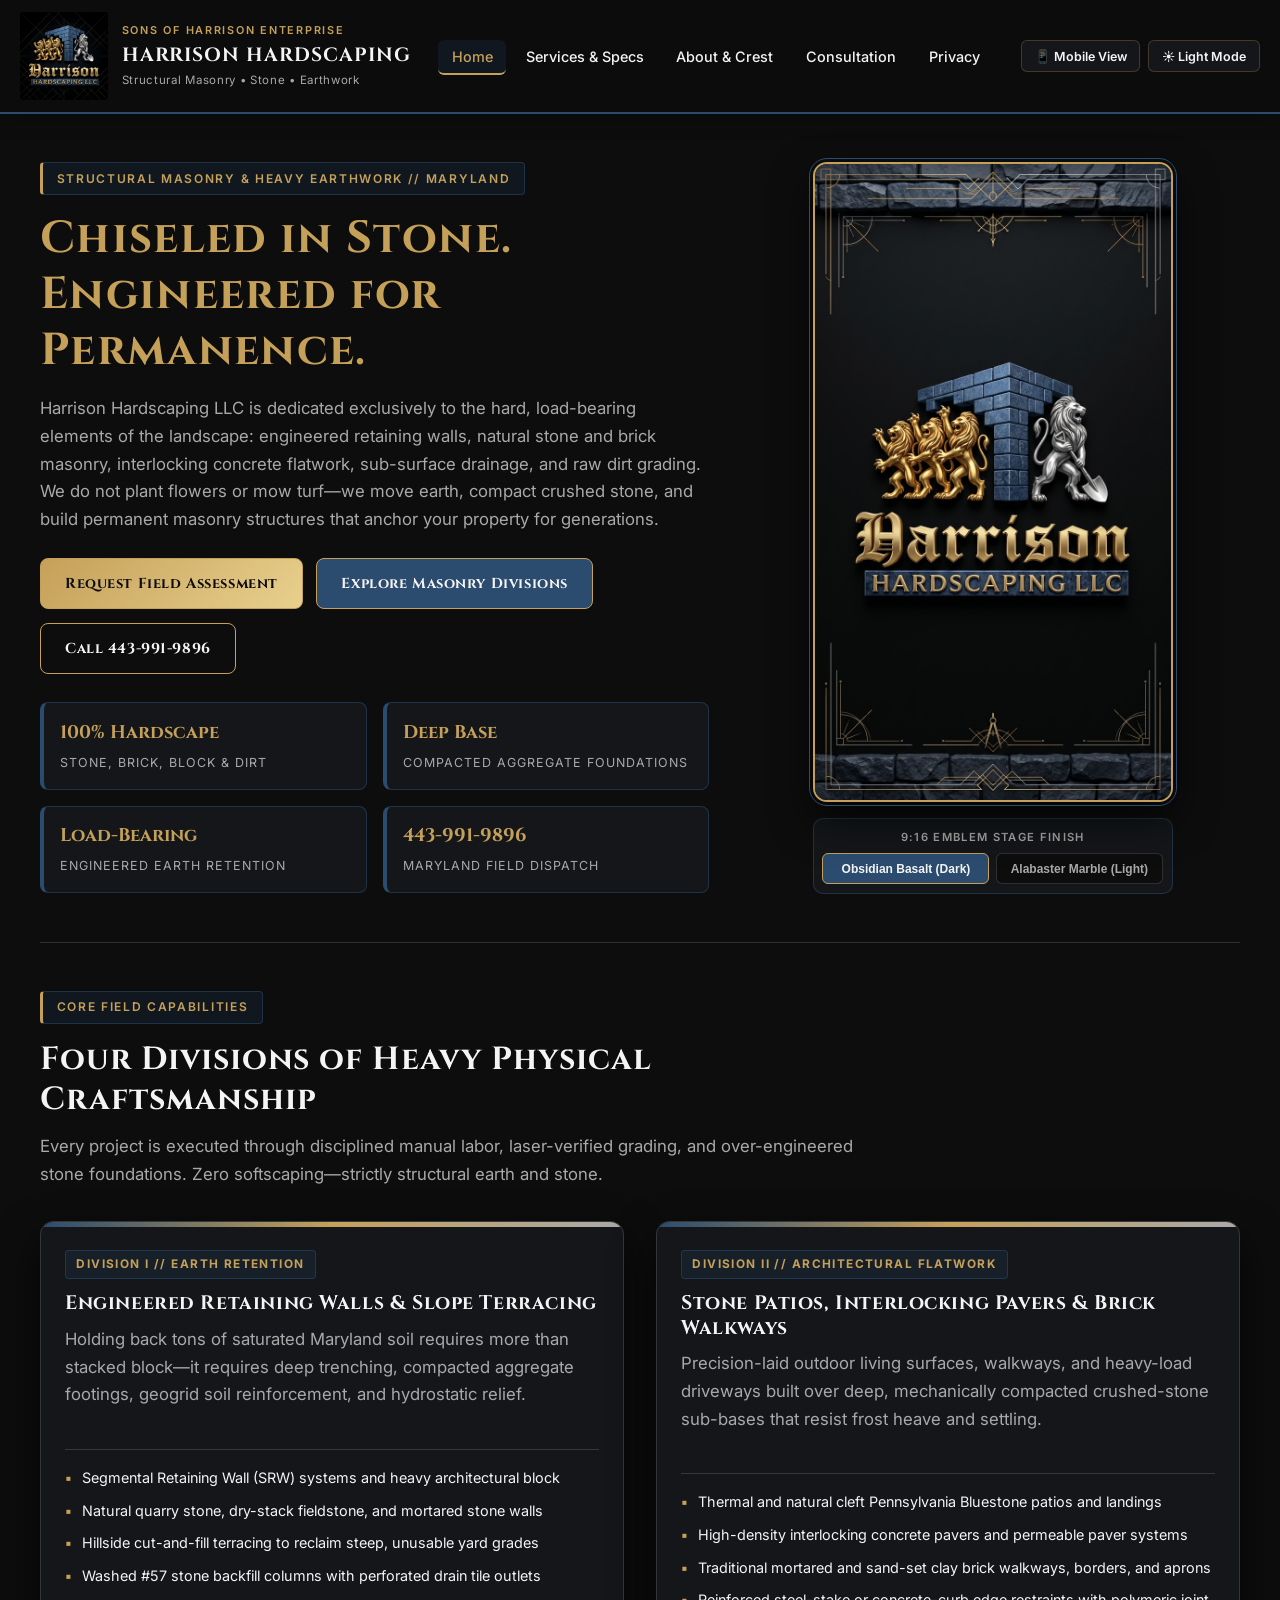
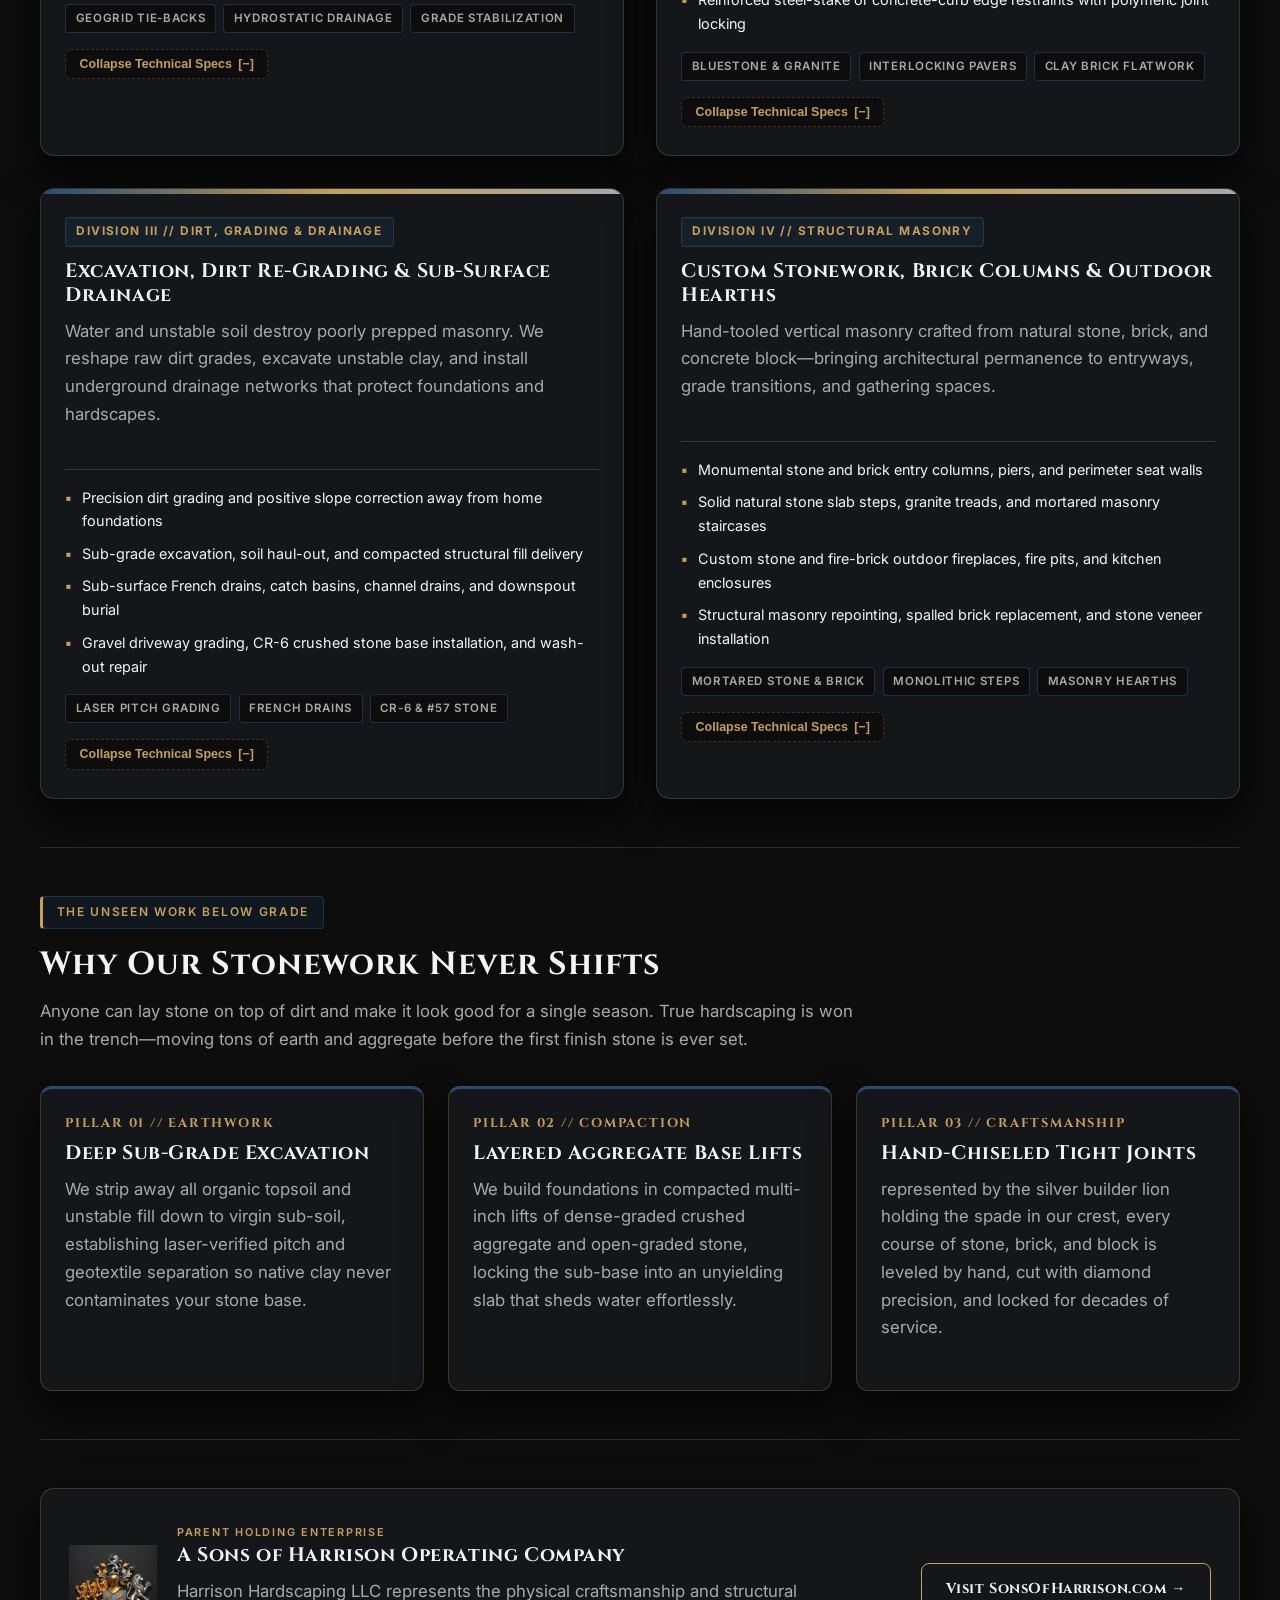
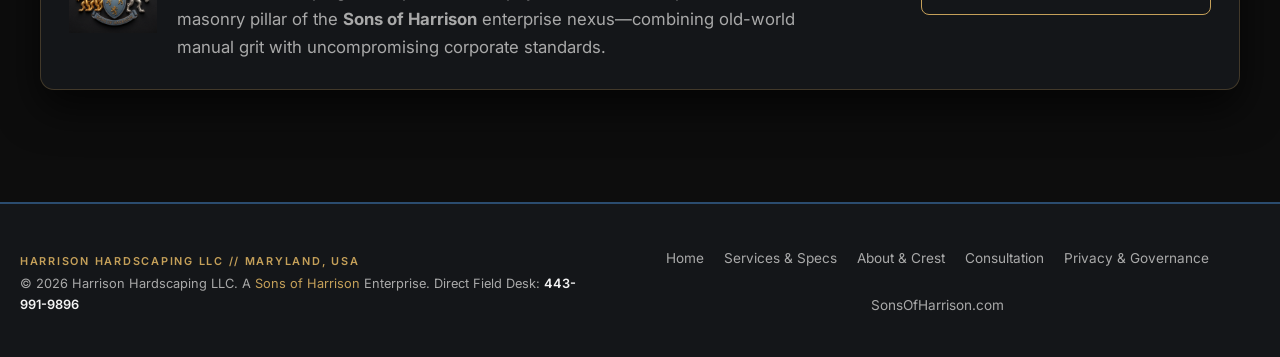
<file: index.html>
<!DOCTYPE html>
<html lang="en" data-theme="dark" data-crest="dark">
<head>
  <meta charset="UTF-8" />
  <meta name="viewport" content="width=device-width, initial-scale=1.0" />
  <title>Harrison Hardscaping LLC | Structural Masonry, Stone &amp; Earthwork | Maryland</title>
  <meta name="description" content="Harrison Hardscaping LLC delivers engineered retaining walls, natural stone and brick masonry, interlocking paver flatwork, and precision dirt grading across Maryland." />
  <link rel="icon" type="image/x-icon" href="favicon.ico" />
  <link rel="stylesheet" href="styles.css" />
  <script src="main.js" defer></script>
</head>
<body>

  <!-- STICKY EXECUTIVE HEADER -->
  <header class="site-header">
    <div class="header-inner">
      <a href="index.html" class="brand-identity" aria-label="Harrison Hardscaping LLC Home">
        <div class="asset-frame-1x1">
          <img
            src="Harrison_Hardscaping_Dark.jpg"
            alt="Harrison Hardscaping LLC Heraldic Crest"
            class="theme-brand-logo"
            data-brand="hardscaping"
            data-fallback-title="Harrison Hardscaping Crest"
            data-asset-status="1:1 CREST"
          />
        </div>
        <div class="brand-titles">
          <span class="brand-eyebrow">Sons of Harrison Enterprise</span>
          <span class="brand-name">HARRISON HARDSCAPING</span>
          <span class="brand-subtag">Structural Masonry &bull; Stone &bull; Earthwork</span>
        </div>
      </a>

      <nav aria-label="Primary Navigation">
        <ul class="nav-links">
          <li><a href="index.html" class="active">Home</a></li>
          <li><a href="services.html">Services &amp; Specs</a></li>
          <li><a href="about.html">About &amp; Crest</a></li>
          <li><a href="contact.html">Consultation</a></li>
          <li><a href="privacy.html">Privacy</a></li>
        </ul>
      </nav>

      <div class="header-controls">
        <button type="button" id="view-mode-toggle" class="control-btn" aria-pressed="false">
          📱 Mobile View
        </button>
        <button type="button" id="theme-toggle" class="control-btn" aria-label="Switch Site Theme">
          ☀️ Light Mode
        </button>
        <button type="button" class="mobile-menu-btn" aria-expanded="false" aria-label="Toggle Menu">
          ☰ MENU
        </button>
      </div>
    </div>
  </header>

  <!-- MAIN CONTENT CONTAINER -->
  <main class="main-container">

    <!-- 9:16 SPLIT-STAGE HERO SECTION -->
    <section class="hero-section">
      <div class="hero-copy-column">
        <span class="eyebrow-badge">Structural Masonry &amp; Heavy Earthwork // Maryland</span>
        <h1>Chiseled in Stone. Engineered for Permanence.</h1>
        <p class="lead-copy">
          Harrison Hardscaping LLC is dedicated exclusively to the hard, load-bearing elements of the landscape: engineered retaining walls, natural stone and brick masonry, interlocking concrete flatwork, sub-surface drainage, and raw dirt grading. We do not plant flowers or mow turf—we move earth, compact crushed stone, and build permanent masonry structures that anchor your property for generations.
        </p>

        <div class="cta-group">
          <a href="contact.html" class="btn-primary">Request Field Assessment</a>
          <a href="services.html" class="btn-slate">Explore Masonry Divisions</a>
          <a href="tel:4439919896" class="btn-secondary">Call 443-991-9896</a>
        </div>

        <div class="stat-grid">
          <div class="stat-box">
            <span class="stat-value">100% Hardscape</span>
            <span class="stat-label">Stone, Brick, Block &amp; Dirt</span>
          </div>
          <div class="stat-box">
            <span class="stat-value">Deep Base</span>
            <span class="stat-label">Compacted Aggregate Foundations</span>
          </div>
          <div class="stat-box">
            <span class="stat-value">Load-Bearing</span>
            <span class="stat-label">Engineered Earth Retention</span>
          </div>
          <div class="stat-box">
            <span class="stat-value">443-991-9896</span>
            <span class="stat-label">Maryland Field Dispatch</span>
          </div>
        </div>
      </div>

      <!-- 9:16 VERTICAL HERO STAGE -->
      <div class="hero-stage-column">
        <div class="asset-frame-9x16">
          <video
            class="crest-brand-video"
            src="Harrison_Hardscaping_Dark_9x16_Animated.mp4"
            poster="Harrison_Hardscaping_Dark_9x16.jpg"
            autoplay
            loop
            muted
            playsinline
          ></video>
        </div>

        <div class="crest-switcher-bar" role="group" aria-label="9:16 Emblem Finish Switcher">
          <span class="crest-switcher-label">9:16 Emblem Stage Finish</span>
          <div class="crest-switcher-pills">
            <button
              type="button"
              class="crest-switch-btn active"
              data-crest-target="dark"
              aria-pressed="true"
            >
              Obsidian Basalt (Dark)
            </button>
            <button
              type="button"
              class="crest-switch-btn"
              data-crest-target="light"
              aria-pressed="false"
            >
              Alabaster Marble (Light)
            </button>
          </div>
        </div>
      </div>
    </section>

    <!-- CORE HARDSCAPING & EARTHWORK DIVISIONS -->
    <section class="section-block">
      <div class="section-header">
        <span class="eyebrow-badge">Core Field Capabilities</span>
        <h2>Four Divisions of Heavy Physical Craftsmanship</h2>
        <p class="lead-copy">
          Every project is executed through disciplined manual labor, laser-verified grading, and over-engineered stone foundations. Zero softscaping—strictly structural earth and stone.
        </p>
      </div>

      <div class="brands-grid">

        <!-- DIVISION I -->
        <article class="brand-card" data-collapsible-card>
          <span class="brand-domain-tag">Division I // Earth Retention</span>
          <h3>Engineered Retaining Walls &amp; Slope Terracing</h3>
          <p class="lead-copy">
            Holding back tons of saturated Maryland soil requires more than stacked block—it requires deep trenching, compacted aggregate footings, geogrid soil reinforcement, and hydrostatic relief.
          </p>
          <div class="collapsible-content">
            <ul class="spec-list">
              <li>Segmental Retaining Wall (SRW) systems and heavy architectural block</li>
              <li>Natural quarry stone, dry-stack fieldstone, and mortared stone walls</li>
              <li>Hillside cut-and-fill terracing to reclaim steep, unusable yard grades</li>
              <li>Washed #57 stone backfill columns with perforated drain tile outlets</li>
            </ul>
            <div class="spec-tag-row">
              <span class="spec-tag">Geogrid Tie-Backs</span>
              <span class="spec-tag">Hydrostatic Drainage</span>
              <span class="spec-tag">Grade Stabilization</span>
            </div>
          </div>
          <button type="button" class="collapse-toggle-btn" aria-expanded="true">
            <span>Collapse Technical Specs</span> <span>[&minus;]</span>
          </button>
        </article>

        <!-- DIVISION II -->
        <article class="brand-card" data-collapsible-card>
          <span class="brand-domain-tag">Division II // Architectural Flatwork</span>
          <h3>Stone Patios, Interlocking Pavers &amp; Brick Walkways</h3>
          <p class="lead-copy">
            Precision-laid outdoor living surfaces, walkways, and heavy-load driveways built over deep, mechanically compacted crushed-stone sub-bases that resist frost heave and settling.
          </p>
          <div class="collapsible-content">
            <ul class="spec-list">
              <li>Thermal and natural cleft Pennsylvania Bluestone patios and landings</li>
              <li>High-density interlocking concrete pavers and permeable paver systems</li>
              <li>Traditional mortared and sand-set clay brick walkways, borders, and aprons</li>
              <li>Reinforced steel-stake or concrete-curb edge restraints with polymeric joint locking</li>
            </ul>
            <div class="spec-tag-row">
              <span class="spec-tag">Bluestone &amp; Granite</span>
              <span class="spec-tag">Interlocking Pavers</span>
              <span class="spec-tag">Clay Brick Flatwork</span>
            </div>
          </div>
          <button type="button" class="collapse-toggle-btn" aria-expanded="true">
            <span>Collapse Technical Specs</span> <span>[&minus;]</span>
          </button>
        </article>

        <!-- DIVISION III -->
        <article class="brand-card" data-collapsible-card>
          <span class="brand-domain-tag">Division III // Dirt, Grading &amp; Drainage</span>
          <h3>Excavation, Dirt Re-Grading &amp; Sub-Surface Drainage</h3>
          <p class="lead-copy">
            Water and unstable soil destroy poorly prepped masonry. We reshape raw dirt grades, excavate unstable clay, and install underground drainage networks that protect foundations and hardscapes.
          </p>
          <div class="collapsible-content">
            <ul class="spec-list">
              <li>Precision dirt grading and positive slope correction away from home foundations</li>
              <li>Sub-grade excavation, soil haul-out, and compacted structural fill delivery</li>
              <li>Sub-surface French drains, catch basins, channel drains, and downspout burial</li>
              <li>Gravel driveway grading, CR-6 crushed stone base installation, and wash-out repair</li>
            </ul>
            <div class="spec-tag-row">
              <span class="spec-tag">Laser Pitch Grading</span>
              <span class="spec-tag">French Drains</span>
              <span class="spec-tag">CR-6 &amp; #57 Stone</span>
            </div>
          </div>
          <button type="button" class="collapse-toggle-btn" aria-expanded="true">
            <span>Collapse Technical Specs</span> <span>[&minus;]</span>
          </button>
        </article>

        <!-- DIVISION IV -->
        <article class="brand-card" data-collapsible-card>
          <span class="brand-domain-tag">Division IV // Structural Masonry</span>
          <h3>Custom Stonework, Brick Columns &amp; Outdoor Hearths</h3>
          <p class="lead-copy">
            Hand-tooled vertical masonry crafted from natural stone, brick, and concrete block—bringing architectural permanence to entryways, grade transitions, and gathering spaces.
          </p>
          <div class="collapsible-content">
            <ul class="spec-list">
              <li>Monumental stone and brick entry columns, piers, and perimeter seat walls</li>
              <li>Solid natural stone slab steps, granite treads, and mortared masonry staircases</li>
              <li>Custom stone and fire-brick outdoor fireplaces, fire pits, and kitchen enclosures</li>
              <li>Structural masonry repointing, spalled brick replacement, and stone veneer installation</li>
            </ul>
            <div class="spec-tag-row">
              <span class="spec-tag">Mortared Stone &amp; Brick</span>
              <span class="spec-tag">Monolithic Steps</span>
              <span class="spec-tag">Masonry Hearths</span>
            </div>
          </div>
          <button type="button" class="collapse-toggle-btn" aria-expanded="true">
            <span>Collapse Technical Specs</span> <span>[&minus;]</span>
          </button>
        </article>

      </div>
    </section>

    <!-- THE FOUNDATION MANDATE (3 PILLARS) -->
    <section class="section-block">
      <div class="section-header">
        <span class="eyebrow-badge">The Unseen Work Below Grade</span>
        <h2>Why Our Stonework Never Shifts</h2>
        <p class="lead-copy">
          Anyone can lay stone on top of dirt and make it look good for a single season. True hardscaping is won in the trench—moving tons of earth and aggregate before the first finish stone is ever set.
        </p>
      </div>

      <div class="pillars-grid">
        <div class="pillar-card">
          <span class="pillar-number">PILLAR 01 // EARTHWORK</span>
          <h3>Deep Sub-Grade Excavation</h3>
          <p class="lead-copy">
            We strip away all organic topsoil and unstable fill down to virgin sub-soil, establishing laser-verified pitch and geotextile separation so native clay never contaminates your stone base.
          </p>
        </div>

        <div class="pillar-card">
          <span class="pillar-number">PILLAR 02 // COMPACTION</span>
          <h3>Layered Aggregate Base Lifts</h3>
          <p class="lead-copy">
            We build foundations in compacted multi-inch lifts of dense-graded crushed aggregate and open-graded stone, locking the sub-base into an unyielding slab that sheds water effortlessly.
          </p>
        </div>

        <div class="pillar-card">
          <span class="pillar-number">PILLAR 03 // CRAFTSMANSHIP</span>
          <h3>Hand-Chiseled Tight Joints</h3>
          <p class="lead-copy">
             represented by the silver builder lion holding the spade in our crest, every course of stone, brick, and block is leveled by hand, cut with diamond precision, and locked for decades of service.
          </p>
        </div>
      </div>
    </section>

    <!-- PARENT ENTERPRISE NEXUS BANNER -->
    <section class="section-block" style="border-bottom: none;">
      <div class="parent-nexus-banner">
        <div style="display: flex; align-items: center; gap: 1.25rem; flex-wrap: wrap;">
          <div class="asset-frame-1x1">
            <img
              src="Harrison_Sons_Dark.jpg"
              alt="Sons of Harrison Parent Enterprise Crest"
              class="theme-brand-logo"
              data-brand="sons"
              data-fallback-title="Sons of Harrison Crest"
              data-asset-status="HOLDING NEXUS"
            />
          </div>
          <div>
            <span class="brand-eyebrow">Parent Holding Enterprise</span>
            <h3>A Sons of Harrison Operating Company</h3>
            <p class="lead-copy" style="margin-bottom: 0; max-width: 640px;">
              Harrison Hardscaping LLC represents the physical craftsmanship and structural masonry pillar of the <strong>Sons of Harrison</strong> enterprise nexus—combining old-world manual grit with uncompromising corporate standards.
            </p>
          </div>
        </div>
        <div class="cta-group" style="margin-top: 0;">
          <a href="https://sonsofharrison.com" target="_blank" rel="noopener" class="btn-secondary">
            Visit SonsOfHarrison.com &rarr;
          </a>
        </div>
      </div>
    </section>

  </main>

  <!-- EXECUTIVE FOOTER -->
  <footer class="site-footer">
    <div class="footer-inner">
      <div>
        <span class="brand-eyebrow">Harrison Hardscaping LLC // Maryland, USA</span>
        <p class="footer-copy">
          &copy; 2026 Harrison Hardscaping LLC. A <a href="https://sonsofharrison.com" style="color: var(--gold); text-decoration: none;">Sons of Harrison</a> Enterprise. Direct Field Desk: <a href="tel:4439919896" style="color: var(--text-main); text-decoration: none; font-weight: 600;">443-991-9896</a>
        </p>
      </div>

      <ul class="footer-links">
        <li><a href="index.html">Home</a></li>
        <li><a href="services.html">Services &amp; Specs</a></li>
        <li><a href="about.html">About &amp; Crest</a></li>
        <li><a href="contact.html">Consultation</a></li>
        <li><a href="privacy.html">Privacy &amp; Governance</a></li>
        <li><a href="https://sonsofharrison.com" target="_blank" rel="noopener">SonsOfHarrison.com</a></li>
      </ul>
    </div>
  </footer>

</body>
</html>
</file>
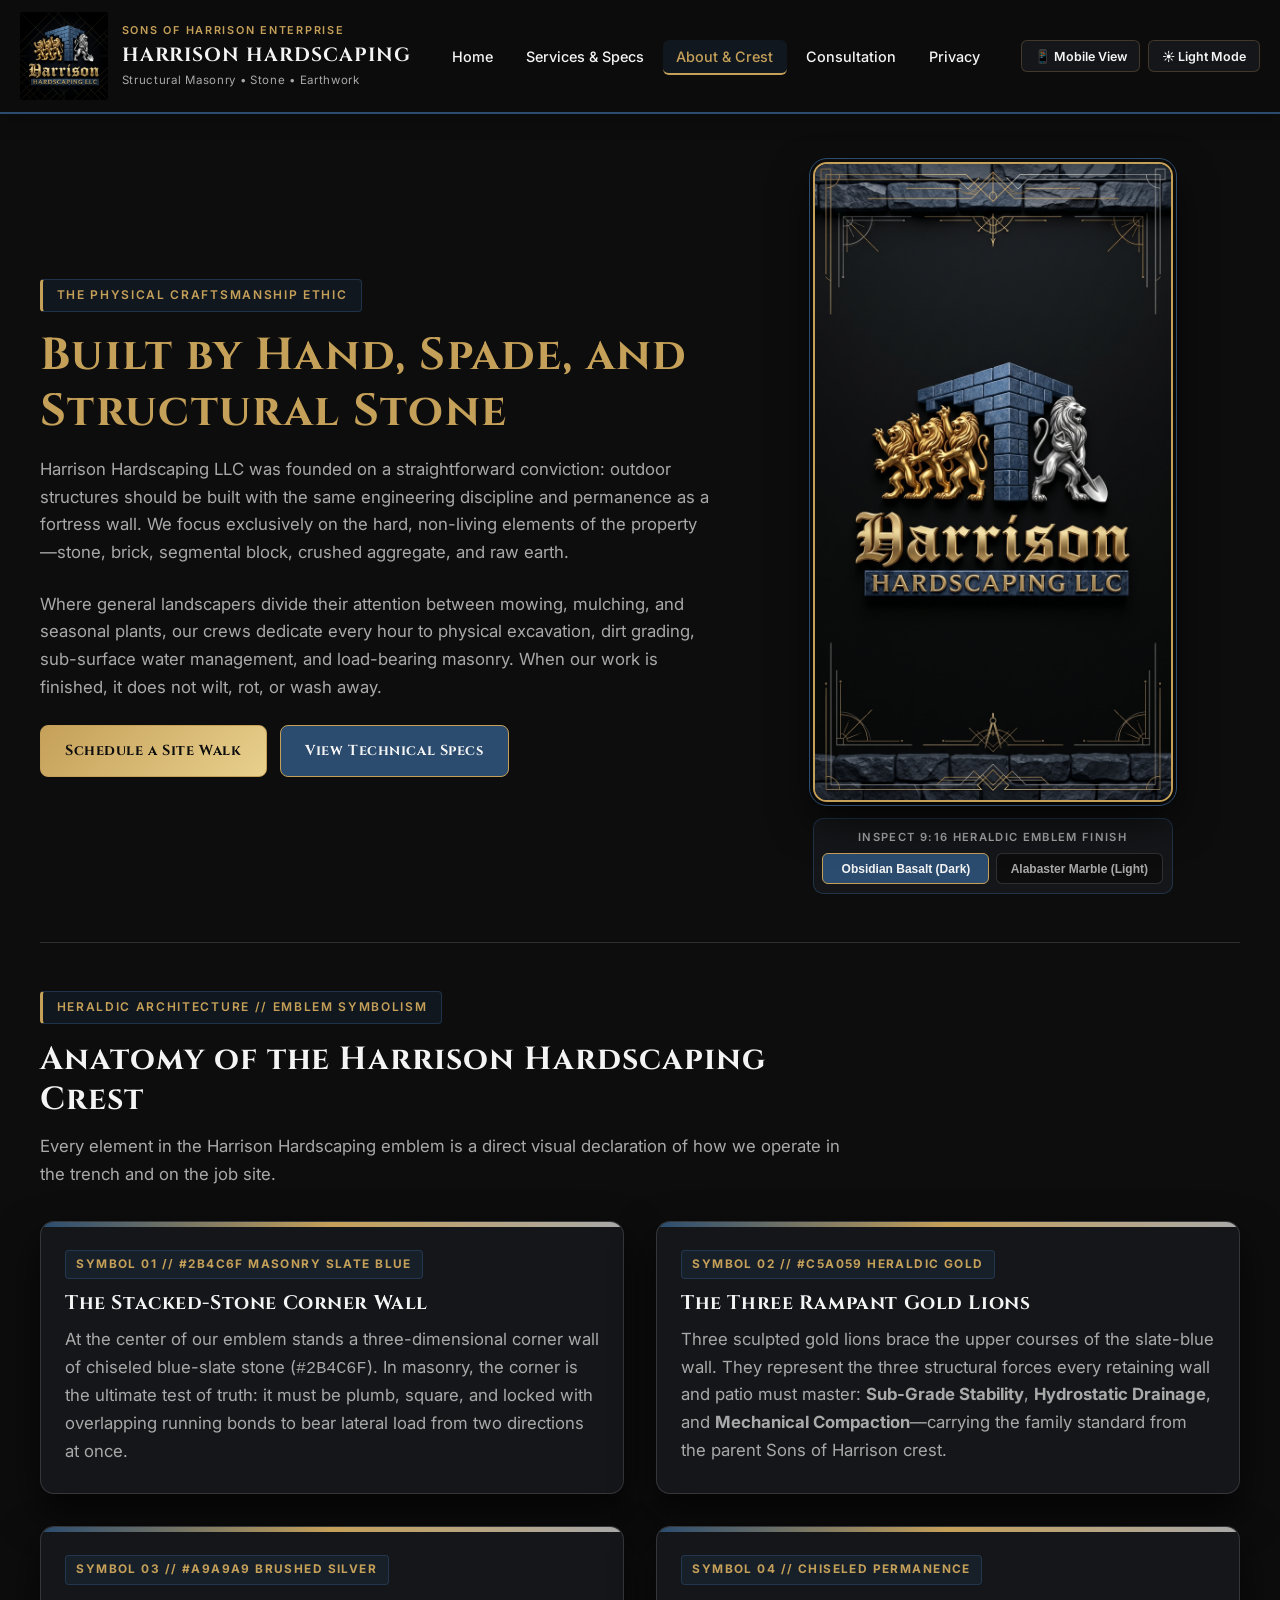
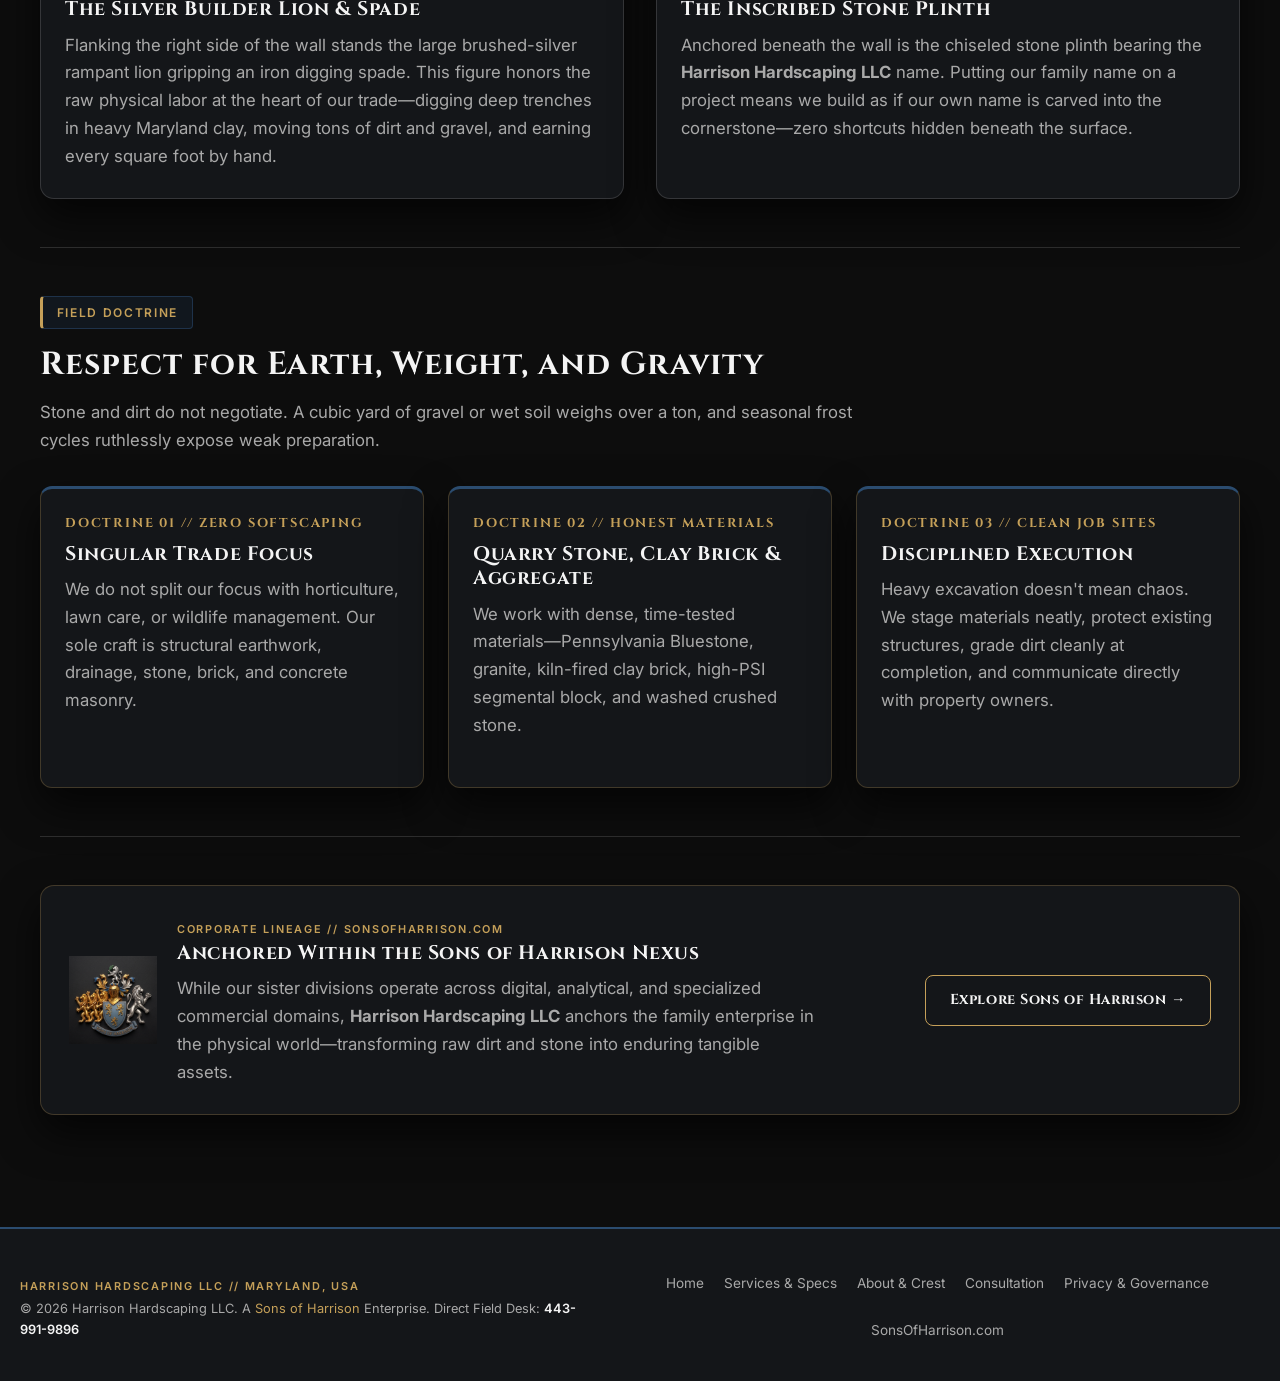
<file: about.html>
<!DOCTYPE html>
<html lang="en" data-theme="dark" data-crest="dark">
<head>
  <meta charset="UTF-8" />
  <meta name="viewport" content="width=device-width, initial-scale=1.0" />
  <title>About &amp; Heraldic Crest | Harrison Hardscaping LLC | Maryland</title>
  <meta name="description" content="Explore the physical craftsmanship mandate, heraldic emblem symbolism, and Sons of Harrison corporate heritage behind Harrison Hardscaping LLC." />
  <link rel="icon" type="image/x-icon" href="favicon.ico" />
  <link rel="stylesheet" href="styles.css" />
  <script src="main.js" defer></script>
</head>
<body>

  <!-- STICKY EXECUTIVE HEADER -->
  <header class="site-header">
    <div class="header-inner">
      <a href="index.html" class="brand-identity" aria-label="Harrison Hardscaping LLC Home">
        <div class="asset-frame-1x1">
          <img
            src="Harrison_Hardscaping_Dark.jpg"
            alt="Harrison Hardscaping LLC Heraldic Crest"
            class="theme-brand-logo"
            data-brand="hardscaping"
            data-fallback-title="Harrison Hardscaping Crest"
            data-asset-status="1:1 CREST"
          />
        </div>
        <div class="brand-titles">
          <span class="brand-eyebrow">Sons of Harrison Enterprise</span>
          <span class="brand-name">HARRISON HARDSCAPING</span>
          <span class="brand-subtag">Structural Masonry &bull; Stone &bull; Earthwork</span>
        </div>
      </a>

      <nav aria-label="Primary Navigation">
        <ul class="nav-links">
          <li><a href="index.html">Home</a></li>
          <li><a href="services.html">Services &amp; Specs</a></li>
          <li><a href="about.html" class="active">About &amp; Crest</a></li>
          <li><a href="contact.html">Consultation</a></li>
          <li><a href="privacy.html">Privacy</a></li>
        </ul>
      </nav>

      <div class="header-controls">
        <button type="button" id="view-mode-toggle" class="control-btn" aria-pressed="false">
          📱 Mobile View
        </button>
        <button type="button" id="theme-toggle" class="control-btn" aria-label="Switch Site Theme">
          ☀️ Light Mode
        </button>
        <button type="button" class="mobile-menu-btn" aria-expanded="false" aria-label="Toggle Menu">
          ☰ MENU
        </button>
      </div>
    </div>
  </header>

  <!-- MAIN CONTENT CONTAINER -->
  <main class="main-container">

    <!-- 9:16 SPLIT-STAGE ABOUT HERO -->
    <section class="hero-section">
      <div class="hero-copy-column">
        <span class="eyebrow-badge">The Physical Craftsmanship Ethic</span>
        <h1>Built by Hand, Spade, and Structural Stone</h1>
        <p class="lead-copy">
          Harrison Hardscaping LLC was founded on a straightforward conviction: outdoor structures should be built with the same engineering discipline and permanence as a fortress wall. We focus exclusively on the hard, non-living elements of the property—stone, brick, segmental block, crushed aggregate, and raw earth.
        </p>
        <p class="lead-copy">
          Where general landscapers divide their attention between mowing, mulching, and seasonal plants, our crews dedicate every hour to physical excavation, dirt grading, sub-surface water management, and load-bearing masonry. When our work is finished, it does not wilt, rot, or wash away.
        </p>

        <div class="cta-group">
          <a href="contact.html" class="btn-primary">Schedule a Site Walk</a>
          <a href="services.html" class="btn-slate">View Technical Specs</a>
        </div>
      </div>

      <!-- 9:16 VERTICAL HERO STAGE -->
      <div class="hero-stage-column">
        <div class="asset-frame-9x16">
          <video
            class="crest-brand-video"
            src="Harrison_Hardscaping_Dark_9x16_Animated.mp4"
            poster="Harrison_Hardscaping_Dark_9x16.jpg"
            autoplay
            loop
            muted
            playsinline
          ></video>
        </div>

        <div class="crest-switcher-bar" role="group" aria-label="9:16 Emblem Finish Switcher">
          <span class="crest-switcher-label">Inspect 9:16 Heraldic Emblem Finish</span>
          <div class="crest-switcher-pills">
            <button
              type="button"
              class="crest-switch-btn active"
              data-crest-target="dark"
              aria-pressed="true"
            >
              Obsidian Basalt (Dark)
            </button>
            <button
              type="button"
              class="crest-switch-btn"
              data-crest-target="light"
              aria-pressed="false"
            >
              Alabaster Marble (Light)
            </button>
          </div>
        </div>
      </div>
    </section>

    <!-- ANATOMY OF THE HARRISON HARDSCAPING CREST -->
    <section class="section-block">
      <div class="section-header">
        <span class="eyebrow-badge">Heraldic Architecture // Emblem Symbolism</span>
        <h2>Anatomy of the Harrison Hardscaping Crest</h2>
        <p class="lead-copy">
          Every element in the Harrison Hardscaping emblem is a direct visual declaration of how we operate in the trench and on the job site.
        </p>
      </div>

      <div class="brands-grid">

        <article class="brand-card">
          <span class="brand-domain-tag">Symbol 01 // #2B4C6F Masonry Slate Blue</span>
          <h3>The Stacked-Stone Corner Wall</h3>
          <p class="lead-copy" style="margin-bottom: 0;">
            At the center of our emblem stands a three-dimensional corner wall of chiseled blue-slate stone (<code>#2B4C6F</code>). In masonry, the corner is the ultimate test of truth: it must be plumb, square, and locked with overlapping running bonds to bear lateral load from two directions at once.
          </p>
        </article>

        <article class="brand-card">
          <span class="brand-domain-tag">Symbol 02 // #C5A059 Heraldic Gold</span>
          <h3>The Three Rampant Gold Lions</h3>
          <p class="lead-copy" style="margin-bottom: 0;">
            Three sculpted gold lions brace the upper courses of the slate-blue wall. They represent the three structural forces every retaining wall and patio must master: <strong>Sub-Grade Stability</strong>, <strong>Hydrostatic Drainage</strong>, and <strong>Mechanical Compaction</strong>—carrying the family standard from the parent Sons of Harrison crest.
          </p>
        </article>

        <article class="brand-card">
          <span class="brand-domain-tag">Symbol 03 // #A9A9A9 Brushed Silver</span>
          <h3>The Silver Builder Lion &amp; Spade</h3>
          <p class="lead-copy" style="margin-bottom: 0;">
            Flanking the right side of the wall stands the large brushed-silver rampant lion gripping an iron digging spade. This figure honors the raw physical labor at the heart of our trade—digging deep trenches in heavy Maryland clay, moving tons of dirt and gravel, and earning every square foot by hand.
          </p>
        </article>

        <article class="brand-card">
          <span class="brand-domain-tag">Symbol 04 // Chiseled Permanence</span>
          <h3>The Inscribed Stone Plinth</h3>
          <p class="lead-copy" style="margin-bottom: 0;">
            Anchored beneath the wall is the chiseled stone plinth bearing the <strong>Harrison Hardscaping LLC</strong> name. Putting our family name on a project means we build as if our own name is carved into the cornerstone—zero shortcuts hidden beneath the surface.
          </p>
        </article>

      </div>
    </section>

    <!-- THE PHYSICAL LABOR DOCTRINE -->
    <section class="section-block">
      <div class="section-header">
        <span class="eyebrow-badge">Field Doctrine</span>
        <h2>Respect for Earth, Weight, and Gravity</h2>
        <p class="lead-copy">
          Stone and dirt do not negotiate. A cubic yard of gravel or wet soil weighs over a ton, and seasonal frost cycles ruthlessly expose weak preparation.
        </p>
      </div>

      <div class="pillars-grid">
        <div class="pillar-card">
          <span class="pillar-number">DOCTRINE 01 // ZERO SOFTSCAPING</span>
          <h3>Singular Trade Focus</h3>
          <p class="lead-copy">
            We do not split our focus with horticulture, lawn care, or wildlife management. Our sole craft is structural earthwork, drainage, stone, brick, and concrete masonry.
          </p>
        </div>

        <div class="pillar-card">
          <span class="pillar-number">DOCTRINE 02 // HONEST MATERIALS</span>
          <h3>Quarry Stone, Clay Brick &amp; Aggregate</h3>
          <p class="lead-copy">
            We work with dense, time-tested materials—Pennsylvania Bluestone, granite, kiln-fired clay brick, high-PSI segmental block, and washed crushed stone.
          </p>
        </div>

        <div class="pillar-card">
          <span class="pillar-number">DOCTRINE 03 // CLEAN JOB SITES</span>
          <h3>Disciplined Execution</h3>
          <p class="lead-copy">
            Heavy excavation doesn't mean chaos. We stage materials neatly, protect existing structures, grade dirt cleanly at completion, and communicate directly with property owners.
          </p>
        </div>
      </div>
    </section>

    <!-- SONS OF HARRISON HOLDING NEXUS CONNECTION -->
    <section class="section-block" style="border-bottom: none;">
      <div class="parent-nexus-banner">
        <div style="display: flex; align-items: center; gap: 1.25rem; flex-wrap: wrap;">
          <div class="asset-frame-1x1">
            <img
              src="Harrison_Sons_Dark.jpg"
              alt="Sons of Harrison Parent Enterprise Crest"
              class="theme-brand-logo"
              data-brand="sons"
              data-fallback-title="Sons of Harrison Crest"
              data-asset-status="HOLDING NEXUS"
            />
          </div>
          <div>
            <span class="brand-eyebrow">Corporate Lineage // sonsofharrison.com</span>
            <h3>Anchored Within the Sons of Harrison Nexus</h3>
            <p class="lead-copy" style="margin-bottom: 0; max-width: 640px;">
              While our sister divisions operate across digital, analytical, and specialized commercial domains, <strong>Harrison Hardscaping LLC</strong> anchors the family enterprise in the physical world—transforming raw dirt and stone into enduring tangible assets.
            </p>
          </div>
        </div>
        <div class="cta-group" style="margin-top: 0;">
          <a href="https://sonsofharrison.com" target="_blank" rel="noopener" class="btn-secondary">
            Explore Sons of Harrison &rarr;
          </a>
        </div>
      </div>
    </section>

  </main>

  <!-- EXECUTIVE FOOTER -->
  <footer class="site-footer">
    <div class="footer-inner">
      <div>
        <span class="brand-eyebrow">Harrison Hardscaping LLC // Maryland, USA</span>
        <p class="footer-copy">
          &copy; 2026 Harrison Hardscaping LLC. A <a href="https://sonsofharrison.com" style="color: var(--gold); text-decoration: none;">Sons of Harrison</a> Enterprise. Direct Field Desk: <a href="tel:4439919896" style="color: var(--text-main); text-decoration: none; font-weight: 600;">443-991-9896</a>
        </p>
      </div>

      <ul class="footer-links">
        <li><a href="index.html">Home</a></li>
        <li><a href="services.html">Services &amp; Specs</a></li>
        <li><a href="about.html">About &amp; Crest</a></li>
        <li><a href="contact.html">Consultation</a></li>
        <li><a href="privacy.html">Privacy &amp; Governance</a></li>
        <li><a href="https://sonsofharrison.com" target="_blank" rel="noopener">SonsOfHarrison.com</a></li>
      </ul>
    </div>
  </footer>

</body>
</html>
</file>
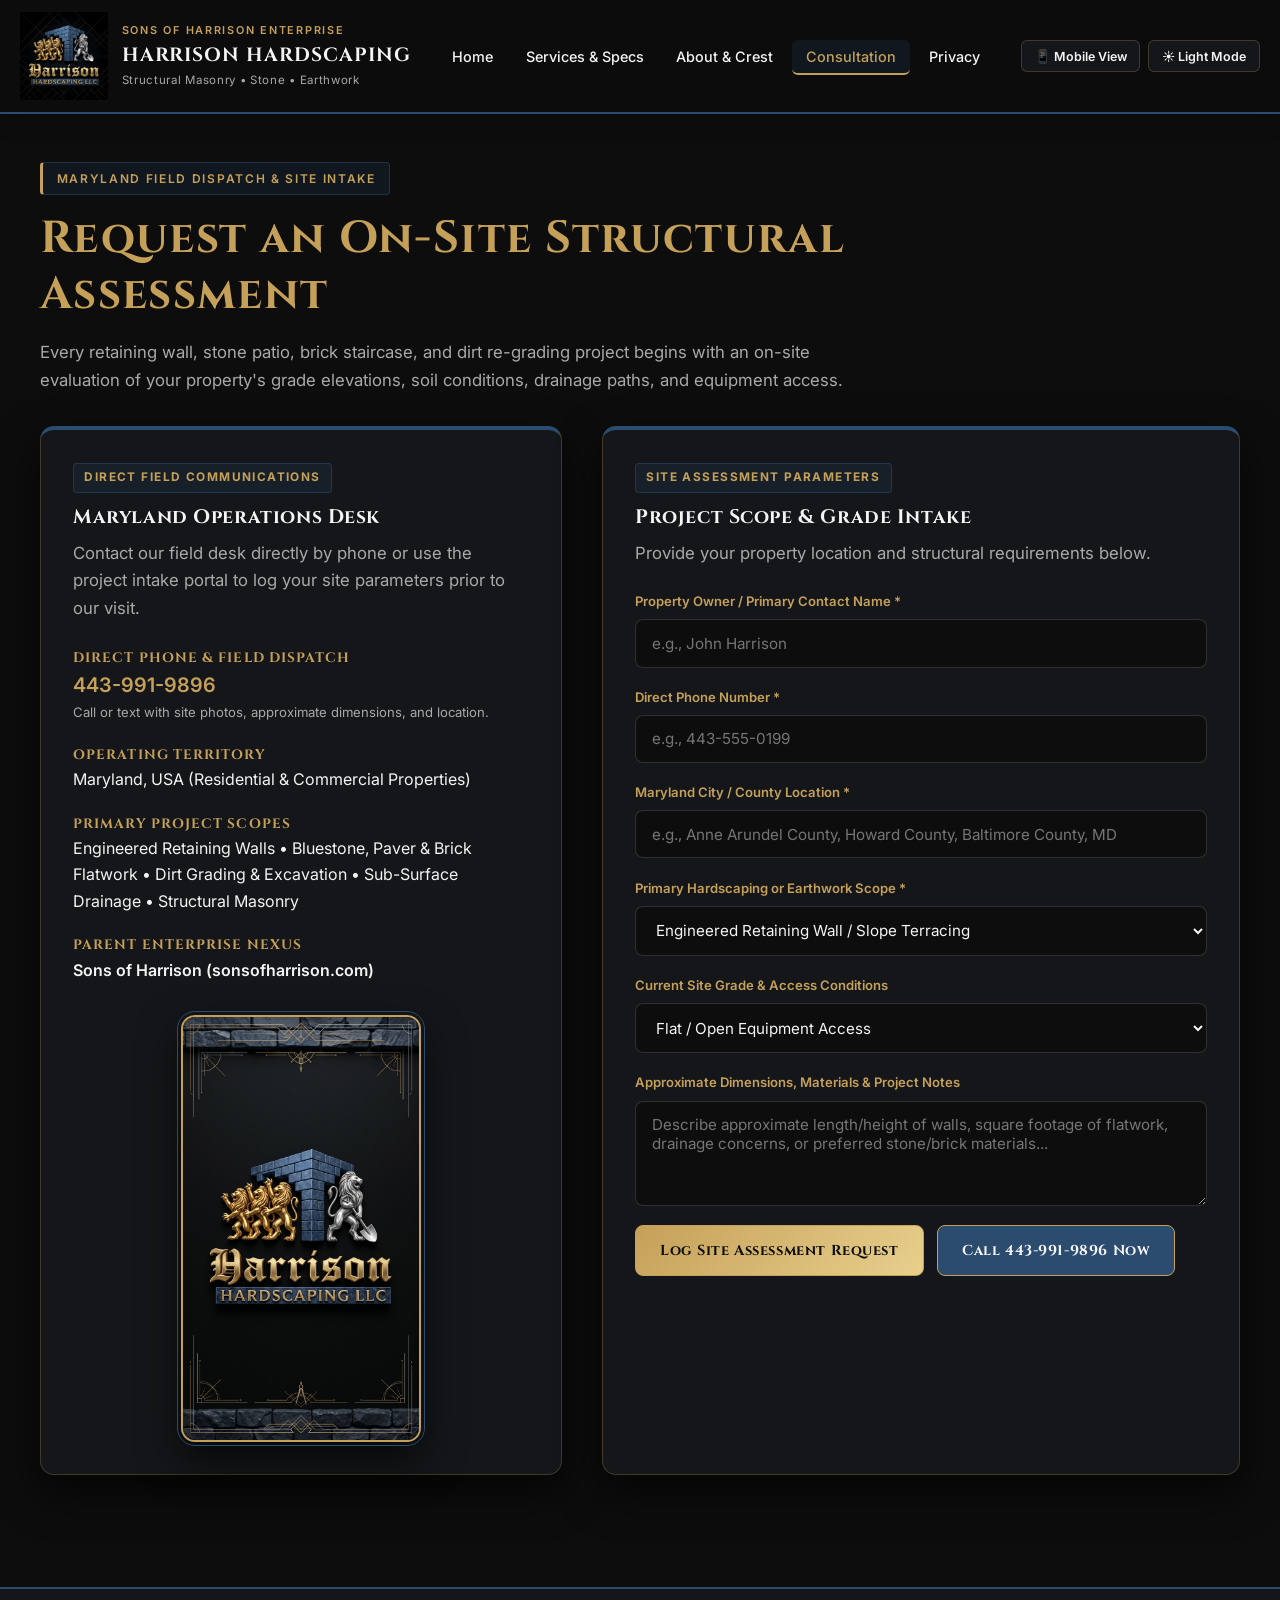
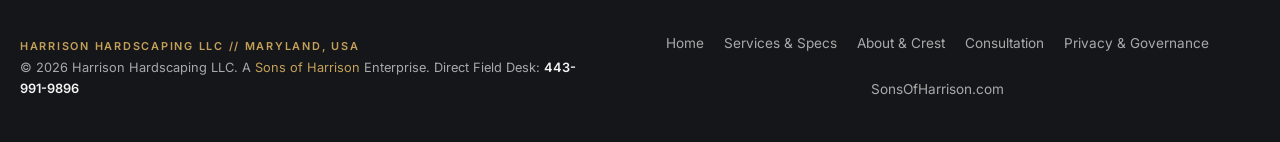
<file: contact.html>
<!DOCTYPE html>
<html lang="en" data-theme="dark" data-crest="dark">
<head>
  <meta charset="UTF-8" />
  <meta name="viewport" content="width=device-width, initial-scale=1.0" />
  <title>Project Consultation Portal | Harrison Hardscaping LLC | 443-991-9896</title>
  <meta name="description" content="Schedule an on-site structural masonry, retaining wall, patio, or dirt grading consultation with Harrison Hardscaping LLC in Maryland. Call 443-991-9896." />
  <link rel="icon" type="image/x-icon" href="favicon.ico" />
  <link rel="stylesheet" href="styles.css" />
  <script src="main.js" defer></script>
</head>
<body>

  <!-- STICKY EXECUTIVE HEADER -->
  <header class="site-header">
    <div class="header-inner">
      <a href="index.html" class="brand-identity" aria-label="Harrison Hardscaping LLC Home">
        <div class="asset-frame-1x1">
          <img
            src="Harrison_Hardscaping_Dark.jpg"
            alt="Harrison Hardscaping LLC Heraldic Crest"
            class="theme-brand-logo"
            data-brand="hardscaping"
            data-fallback-title="Harrison Hardscaping Crest"
            data-asset-status="1:1 CREST"
          />
        </div>
        <div class="brand-titles">
          <span class="brand-eyebrow">Sons of Harrison Enterprise</span>
          <span class="brand-name">HARRISON HARDSCAPING</span>
          <span class="brand-subtag">Structural Masonry &bull; Stone &bull; Earthwork</span>
        </div>
      </a>

      <nav aria-label="Primary Navigation">
        <ul class="nav-links">
          <li><a href="index.html">Home</a></li>
          <li><a href="services.html">Services &amp; Specs</a></li>
          <li><a href="about.html">About &amp; Crest</a></li>
          <li><a href="contact.html" class="active">Consultation</a></li>
          <li><a href="privacy.html">Privacy</a></li>
        </ul>
      </nav>

      <div class="header-controls">
        <button type="button" id="view-mode-toggle" class="control-btn" aria-pressed="false">
          📱 Mobile View
        </button>
        <button type="button" id="theme-toggle" class="control-btn" aria-label="Switch Site Theme">
          ☀️ Light Mode
        </button>
        <button type="button" class="mobile-menu-btn" aria-expanded="false" aria-label="Toggle Menu">
          ☰ MENU
        </button>
      </div>
    </div>
  </header>

  <!-- MAIN CONTENT CONTAINER -->
  <main class="main-container">

    <section class="section-block" style="padding-top: 1rem; border-bottom: none;">
      <div class="section-header">
        <span class="eyebrow-badge">Maryland Field Dispatch &amp; Site Intake</span>
        <h1>Request an On-Site Structural Assessment</h1>
        <p class="lead-copy">
          Every retaining wall, stone patio, brick staircase, and dirt re-grading project begins with an on-site evaluation of your property's grade elevations, soil conditions, drainage paths, and equipment access.
        </p>
      </div>

      <div class="contact-wrapper">

        <!-- LEFT COLUMN: DIRECT FIELD DISPATCH & 9:16 PLATE -->
        <div class="contact-card">
          <span class="brand-domain-tag">Direct Field Communications</span>
          <h3>Maryland Operations Desk</h3>
          <p class="lead-copy">
            Contact our field desk directly by phone or use the project intake portal to log your site parameters prior to our visit.
          </p>

          <ul class="contact-detail-list">
            <li>
              <strong>Direct Phone &amp; Field Dispatch</strong>
              <a href="tel:4439919896" style="font-size: 1.25rem; color: var(--gold);">443-991-9896</a>
              <span style="display: block; font-size: 0.82rem; color: var(--text-muted);">
                Call or text with site photos, approximate dimensions, and location.
              </span>
            </li>
            <li>
              <strong>Operating Territory</strong>
              <span>Maryland, USA (Residential &amp; Commercial Properties)</span>
            </li>
            <li>
              <strong>Primary Project Scopes</strong>
              <span>Engineered Retaining Walls &bull; Bluestone, Paver &amp; Brick Flatwork &bull; Dirt Grading &amp; Excavation &bull; Sub-Surface Drainage &bull; Structural Masonry</span>
            </li>
            <li>
              <strong>Parent Enterprise Nexus</strong>
              <a href="https://sonsofharrison.com" target="_blank" rel="noopener">Sons of Harrison (sonsofharrison.com)</a>
            </li>
          </ul>

          <div style="margin-top: 2rem; display: flex; flex-direction: column; align-items: center;">
            <div class="asset-frame-9x16" style="max-width: 240px;">
              <img
                src="Harrison_Hardscaping_Dark_9x16.jpg"
                alt="Harrison Hardscaping 9:16 Vertical Crest"
                class="theme-brand-9x16"
                data-brand="hardscaping"
                data-fallback-title="Harrison Hardscaping 9:16 Crest"
                data-asset-status="FIELD DISPATCH"
              />
            </div>
          </div>
        </div>

        <!-- RIGHT COLUMN: SITE ASSESSMENT INTAKE FORM -->
        <div class="contact-form-card">
          <span class="brand-domain-tag">Site Assessment Parameters</span>
          <h3>Project Scope &amp; Grade Intake</h3>
          <p class="lead-copy">
            Provide your property location and structural requirements below.
          </p>

          <form id="hardscaping-consult-form">
            <div class="form-group">
              <label for="clientName">Property Owner / Primary Contact Name *</label>
              <input
                type="text"
                id="clientName"
                name="clientName"
                placeholder="e.g., John Harrison"
                required
              />
            </div>

            <div class="form-group">
              <label for="clientPhone">Direct Phone Number *</label>
              <input
                type="tel"
                id="clientPhone"
                name="clientPhone"
                placeholder="e.g., 443-555-0199"
                required
              />
            </div>

            <div class="form-group">
              <label for="propertyLocation">Maryland City / County Location *</label>
              <input
                type="text"
                id="propertyLocation"
                name="propertyLocation"
                placeholder="e.g., Anne Arundel County, Howard County, Baltimore County, MD"
                required
              />
            </div>

            <div class="form-group">
              <label for="projectScope">Primary Hardscaping or Earthwork Scope *</label>
              <select id="projectScope" name="projectScope" required>
                <option value="Engineered Retaining Wall / Slope Terracing">Engineered Retaining Wall / Slope Terracing</option>
                <option value="Bluestone, Paver, or Brick Patio & Walkway">Bluestone, Paver, or Brick Patio &amp; Walkway</option>
                <option value="Dirt Re-Grading, Excavation & Sub-Surface Drainage">Dirt Re-Grading, Excavation &amp; Sub-Surface Drainage</option>
                <option value="Masonry Steps, Seat Walls, Columns & Brickwork">Masonry Steps, Seat Walls, Columns &amp; Brickwork</option>
                <option value="Gravel Pad, Crushed Stone Base, or Driveway Apron">Gravel Pad, Crushed Stone Base, or Driveway Apron</option>
                <option value="Multi-Scope Structural Hardscaping Package">Multi-Scope Structural Hardscaping Package</option>
              </select>
            </div>

            <div class="form-group">
              <label for="gradeConditions">Current Site Grade &amp; Access Conditions</label>
              <select id="gradeConditions" name="gradeConditions">
                <option value="Flat / Open Yard Access">Flat / Open Equipment Access</option>
                <option value="Sloped / Hillside Grade Requiring Retention">Sloped / Hillside Grade Requiring Retention</option>
                <option value="Active Standing Water / Drainage Issue">Active Standing Water / Foundation Drainage Issue</option>
                <option value="Existing Failing Wall or Concrete Removal Needed">Existing Failing Wall or Concrete Demolition Needed</option>
                <option value="Tight Gate / Manual Access Only">Tight Gate / Restricted Access</option>
              </select>
            </div>

            <div class="form-group">
              <label for="projectDetails">Approximate Dimensions, Materials &amp; Project Notes</label>
              <textarea
                id="projectDetails"
                name="projectDetails"
                rows="4"
                placeholder="Describe approximate length/height of walls, square footage of flatwork, drainage concerns, or preferred stone/brick materials..."
              ></textarea>
            </div>

            <div class="cta-group" style="margin-top: 1rem;">
              <button type="submit" class="btn-primary">Log Site Assessment Request</button>
              <a href="tel:4439919896" class="btn-slate">Call 443-991-9896 Now</a>
            </div>

            <div id="consult-form-status" class="form-status-box" role="status" aria-live="polite"></div>
          </form>
        </div>

      </div>
    </section>

  </main>

  <!-- EXECUTIVE FOOTER -->
  <footer class="site-footer">
    <div class="footer-inner">
      <div>
        <span class="brand-eyebrow">Harrison Hardscaping LLC // Maryland, USA</span>
        <p class="footer-copy">
          &copy; 2026 Harrison Hardscaping LLC. A <a href="https://sonsofharrison.com" style="color: var(--gold); text-decoration: none;">Sons of Harrison</a> Enterprise. Direct Field Desk: <a href="tel:4439919896" style="color: var(--text-main); text-decoration: none; font-weight: 600;">443-991-9896</a>
        </p>
      </div>

      <ul class="footer-links">
        <li><a href="index.html">Home</a></li>
        <li><a href="services.html">Services &amp; Specs</a></li>
        <li><a href="about.html">About &amp; Crest</a></li>
        <li><a href="contact.html">Consultation</a></li>
        <li><a href="privacy.html">Privacy &amp; Governance</a></li>
        <li><a href="https://sonsofharrison.com" target="_blank" rel="noopener">SonsOfHarrison.com</a></li>
      </ul>
    </div>
  </footer>

</body>
</html>
</file>
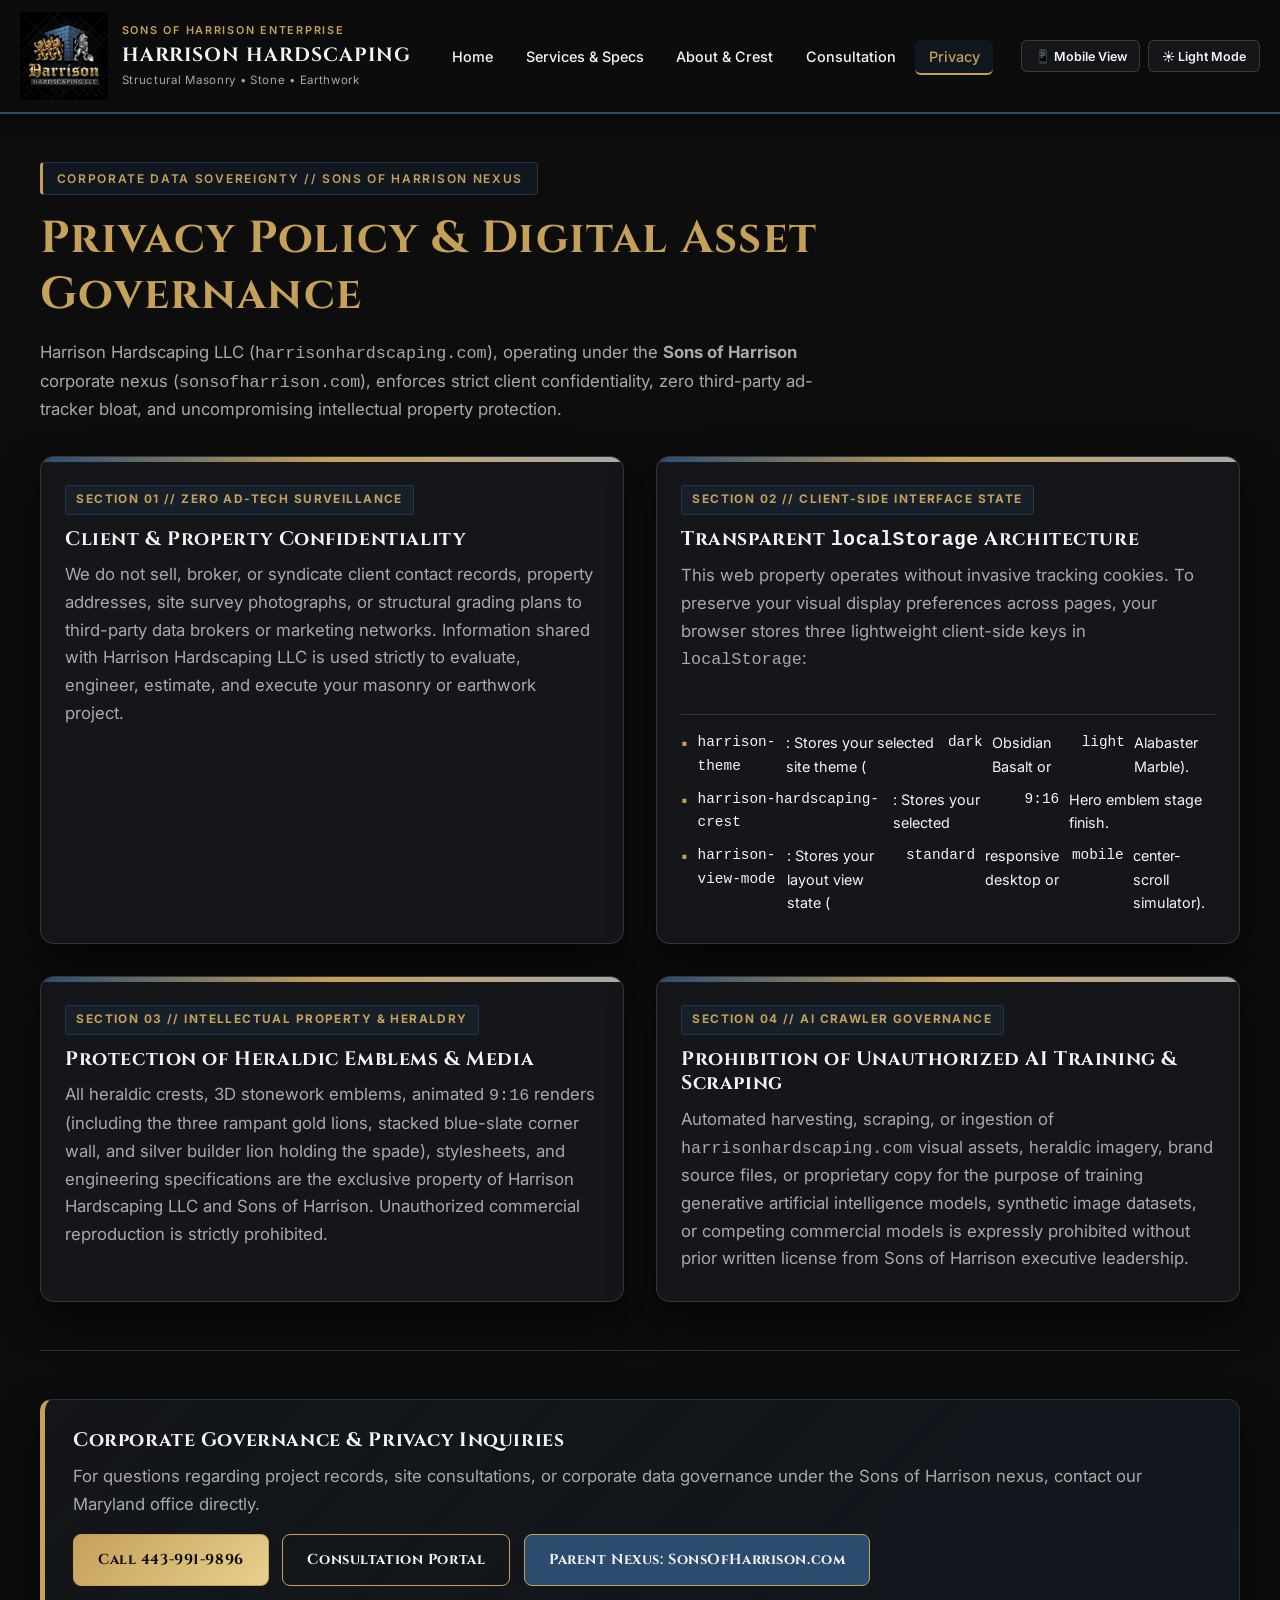
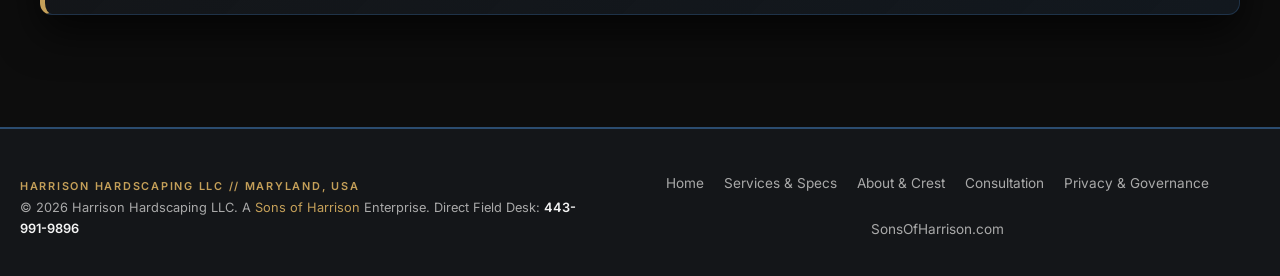
<file: privacy.html>
<!DOCTYPE html>
<html lang="en" data-theme="dark" data-crest="dark">
<head>
  <meta charset="UTF-8" />
  <meta name="viewport" content="width=device-width, initial-scale=1.0" />
  <title>Privacy &amp; Corporate Governance | Harrison Hardscaping LLC</title>
  <meta name="description" content="Corporate Data Sovereignty, localStorage interface preferences, and AI Crawler Governance for Harrison Hardscaping LLC (harrisonhardscaping.com)." />
  <link rel="icon" type="image/x-icon" href="favicon.ico" />
  <link rel="stylesheet" href="styles.css" />
  <script src="main.js" defer></script>
</head>
<body>

  <!-- STICKY EXECUTIVE HEADER -->
  <header class="site-header">
    <div class="header-inner">
      <a href="index.html" class="brand-identity" aria-label="Harrison Hardscaping LLC Home">
        <div class="asset-frame-1x1">
          <img
            src="Harrison_Hardscaping_Dark.jpg"
            alt="Harrison Hardscaping LLC Heraldic Crest"
            class="theme-brand-logo"
            data-brand="hardscaping"
            data-fallback-title="Harrison Hardscaping Crest"
            data-asset-status="1:1 CREST"
          />
        </div>
        <div class="brand-titles">
          <span class="brand-eyebrow">Sons of Harrison Enterprise</span>
          <span class="brand-name">HARRISON HARDSCAPING</span>
          <span class="brand-subtag">Structural Masonry &bull; Stone &bull; Earthwork</span>
        </div>
      </a>

      <nav aria-label="Primary Navigation">
        <ul class="nav-links">
          <li><a href="index.html">Home</a></li>
          <li><a href="services.html">Services &amp; Specs</a></li>
          <li><a href="about.html">About &amp; Crest</a></li>
          <li><a href="contact.html">Consultation</a></li>
          <li><a href="privacy.html" class="active">Privacy</a></li>
        </ul>
      </nav>

      <div class="header-controls">
        <button type="button" id="view-mode-toggle" class="control-btn" aria-pressed="false">
          📱 Mobile View
        </button>
        <button type="button" id="theme-toggle" class="control-btn" aria-label="Switch Site Theme">
          ☀️ Light Mode
        </button>
        <button type="button" class="mobile-menu-btn" aria-expanded="false" aria-label="Toggle Menu">
          ☰ MENU
        </button>
      </div>
    </div>
  </header>

  <!-- MAIN CONTENT CONTAINER -->
  <main class="main-container">

    <section class="section-block" style="padding-top: 1rem;">
      <div class="section-header">
        <span class="eyebrow-badge">Corporate Data Sovereignty // Sons of Harrison Nexus</span>
        <h1>Privacy Policy &amp; Digital Asset Governance</h1>
        <p class="lead-copy">
          Harrison Hardscaping LLC (<code>harrisonhardscaping.com</code>), operating under the <strong>Sons of Harrison</strong> corporate nexus (<code>sonsofharrison.com</code>), enforces strict client confidentiality, zero third-party ad-tracker bloat, and uncompromising intellectual property protection.
        </p>
      </div>

      <div class="brands-grid">

        <article class="brand-card">
          <span class="brand-domain-tag">Section 01 // Zero Ad-Tech Surveillance</span>
          <h3>Client &amp; Property Confidentiality</h3>
          <p class="lead-copy" style="margin-bottom: 0;">
            We do not sell, broker, or syndicate client contact records, property addresses, site survey photographs, or structural grading plans to third-party data brokers or marketing networks. Information shared with Harrison Hardscaping LLC is used strictly to evaluate, engineer, estimate, and execute your masonry or earthwork project.
          </p>
        </article>

        <article class="brand-card">
          <span class="brand-domain-tag">Section 02 // Client-Side Interface State</span>
          <h3>Transparent <code>localStorage</code> Architecture</h3>
          <p class="lead-copy">
            This web property operates without invasive tracking cookies. To preserve your visual display preferences across pages, your browser stores three lightweight client-side keys in <code>localStorage</code>:
          </p>
          <ul class="spec-list">
            <li><code>harrison-theme</code>: Stores your selected site theme (<code>dark</code> Obsidian Basalt or <code>light</code> Alabaster Marble).</li>
            <li><code>harrison-hardscaping-crest</code>: Stores your selected <code>9:16</code> Hero emblem stage finish.</li>
            <li><code>harrison-view-mode</code>: Stores your layout view state (<code>standard</code> responsive desktop or <code>mobile</code> center-scroll simulator).</li>
          </ul>
        </article>

        <article class="brand-card">
          <span class="brand-domain-tag">Section 03 // Intellectual Property &amp; Heraldry</span>
          <h3>Protection of Heraldic Emblems &amp; Media</h3>
          <p class="lead-copy" style="margin-bottom: 0;">
            All heraldic crests, 3D stonework emblems, animated <code>9:16</code> renders (including the three rampant gold lions, stacked blue-slate corner wall, and silver builder lion holding the spade), stylesheets, and engineering specifications are the exclusive property of Harrison Hardscaping LLC and Sons of Harrison. Unauthorized commercial reproduction is strictly prohibited.
          </p>
        </article>

        <article class="brand-card">
          <span class="brand-domain-tag">Section 04 // AI Crawler Governance</span>
          <h3>Prohibition of Unauthorized AI Training &amp; Scraping</h3>
          <p class="lead-copy" style="margin-bottom: 0;">
            Automated harvesting, scraping, or ingestion of <code>harrisonhardscaping.com</code> visual assets, heraldic imagery, brand source files, or proprietary copy for the purpose of training generative artificial intelligence models, synthetic image datasets, or competing commercial models is expressly prohibited without prior written license from Sons of Harrison executive leadership.
          </p>
        </article>

      </div>
    </section>

    <section class="section-block" style="border-bottom: none;">
      <div class="slate-callout" style="margin: 0;">
        <h3>Corporate Governance &amp; Privacy Inquiries</h3>
        <p class="lead-copy" style="margin-bottom: 1rem;">
          For questions regarding project records, site consultations, or corporate data governance under the Sons of Harrison nexus, contact our Maryland office directly.
        </p>
        <div class="cta-group" style="margin-top: 0;">
          <a href="tel:4439919896" class="btn-primary">Call 443-991-9896</a>
          <a href="contact.html" class="btn-secondary">Consultation Portal</a>
          <a href="https://sonsofharrison.com" target="_blank" rel="noopener" class="btn-slate">Parent Nexus: SonsOfHarrison.com</a>
        </div>
      </div>
    </section>

  </main>

  <!-- EXECUTIVE FOOTER -->
  <footer class="site-footer">
    <div class="footer-inner">
      <div>
        <span class="brand-eyebrow">Harrison Hardscaping LLC // Maryland, USA</span>
        <p class="footer-copy">
          &copy; 2026 Harrison Hardscaping LLC. A <a href="https://sonsofharrison.com" style="color: var(--gold); text-decoration: none;">Sons of Harrison</a> Enterprise. Direct Field Desk: <a href="tel:4439919896" style="color: var(--text-main); text-decoration: none; font-weight: 600;">443-991-9896</a>
        </p>
      </div>

      <ul class="footer-links">
        <li><a href="index.html">Home</a></li>
        <li><a href="services.html">Services &amp; Specs</a></li>
        <li><a href="about.html">About &amp; Crest</a></li>
        <li><a href="contact.html">Consultation</a></li>
        <li><a href="privacy.html">Privacy &amp; Governance</a></li>
        <li><a href="https://sonsofharrison.com" target="_blank" rel="noopener">SonsOfHarrison.com</a></li>
      </ul>
    </div>
  </footer>

</body>
</html>
</file>
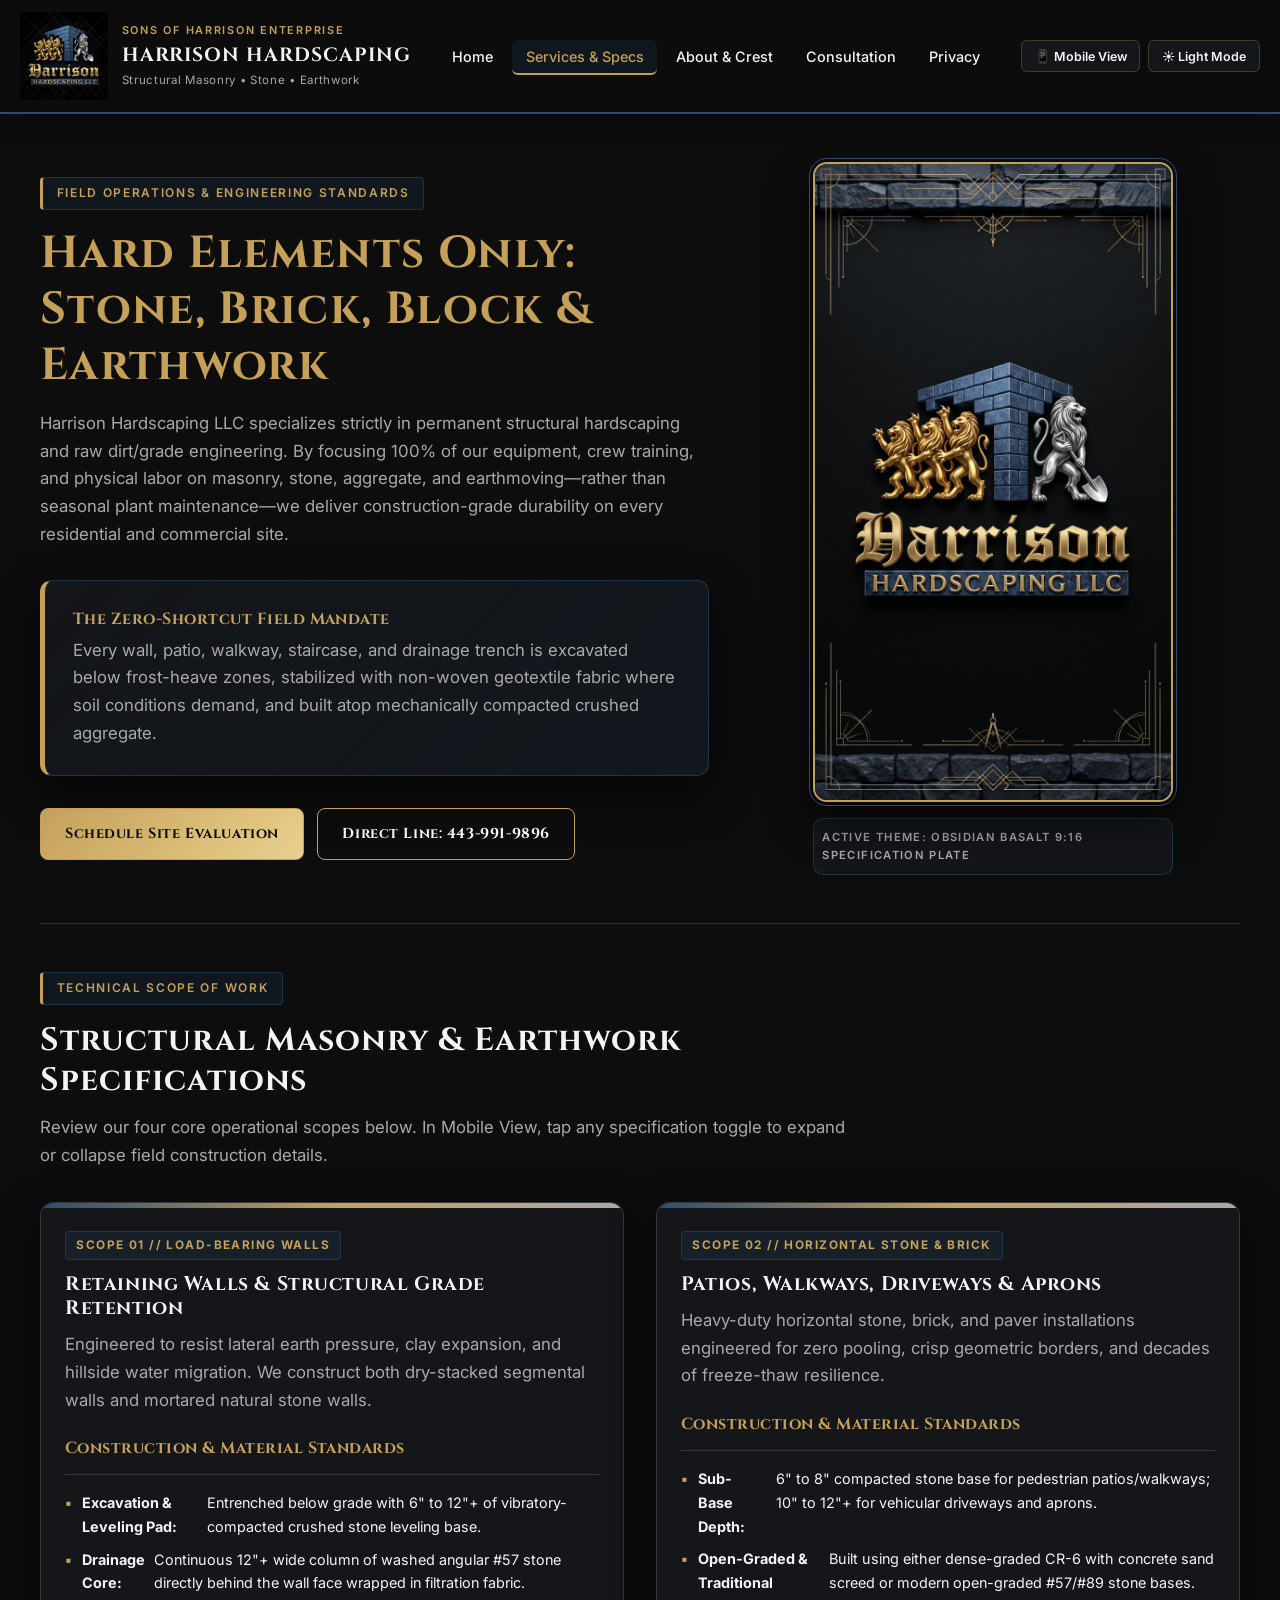
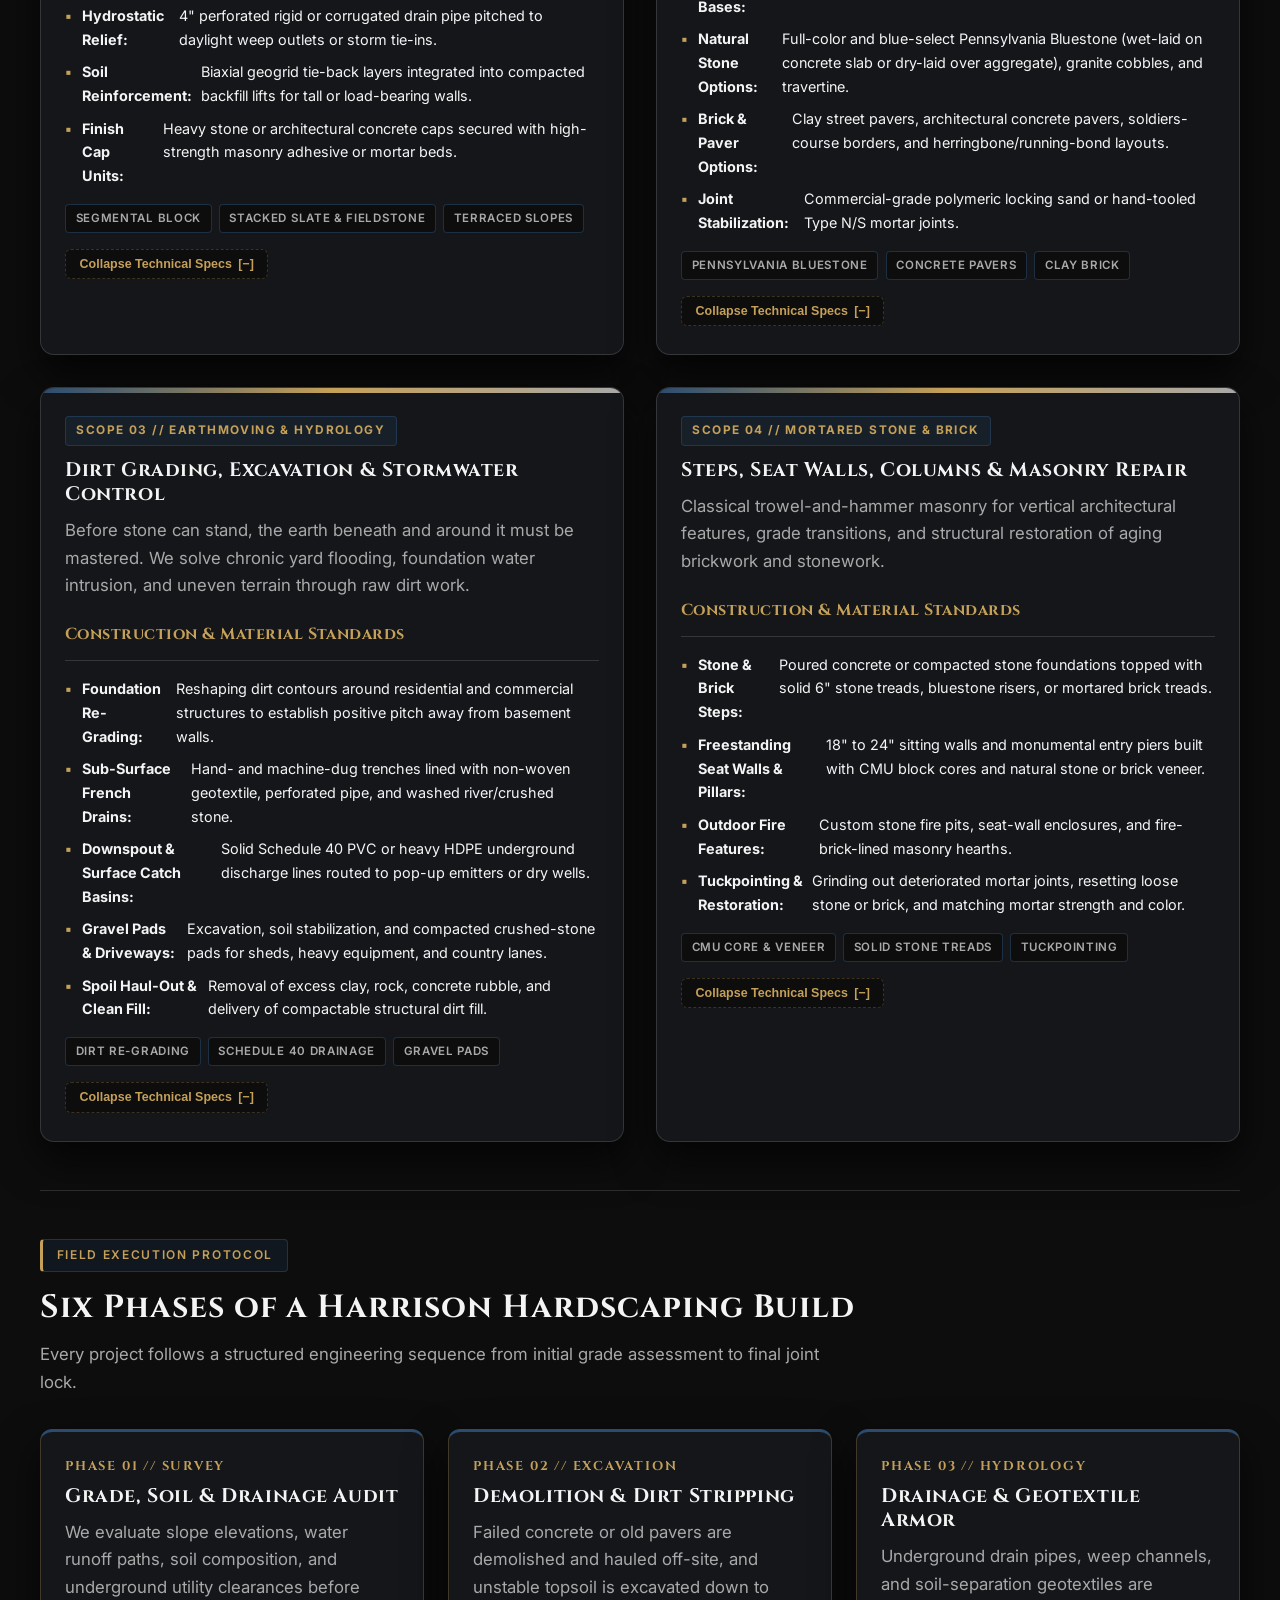
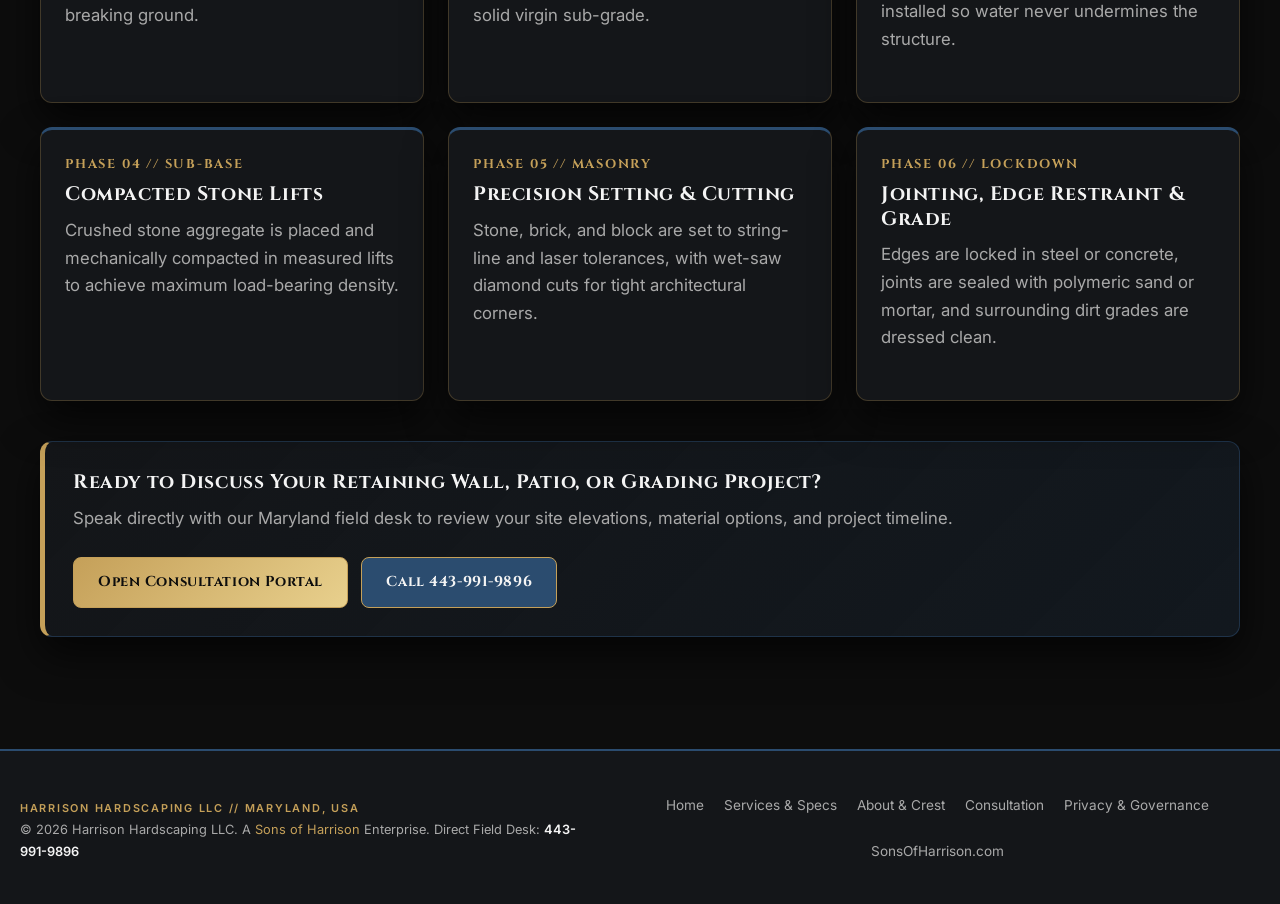
<file: services.html>
<!DOCTYPE html>
<html lang="en" data-theme="dark" data-crest="dark">
<head>
  <meta charset="UTF-8" />
  <meta name="viewport" content="width=device-width, initial-scale=1.0" />
  <title>Services &amp; Technical Specs | Harrison Hardscaping LLC | Maryland</title>
  <meta name="description" content="Technical specifications for Harrison Hardscaping LLC: retaining walls, bluestone and paver patios, brick masonry, dirt grading, excavation, and drainage." />
  <link rel="icon" type="image/x-icon" href="favicon.ico" />
  <link rel="stylesheet" href="styles.css" />
  <script src="main.js" defer></script>
</head>
<body>

  <!-- STICKY EXECUTIVE HEADER -->
  <header class="site-header">
    <div class="header-inner">
      <a href="index.html" class="brand-identity" aria-label="Harrison Hardscaping LLC Home">
        <div class="asset-frame-1x1">
          <img
            src="Harrison_Hardscaping_Dark.jpg"
            alt="Harrison Hardscaping LLC Heraldic Crest"
            class="theme-brand-logo"
            data-brand="hardscaping"
            data-fallback-title="Harrison Hardscaping Crest"
            data-asset-status="1:1 CREST"
          />
        </div>
        <div class="brand-titles">
          <span class="brand-eyebrow">Sons of Harrison Enterprise</span>
          <span class="brand-name">HARRISON HARDSCAPING</span>
          <span class="brand-subtag">Structural Masonry &bull; Stone &bull; Earthwork</span>
        </div>
      </a>

      <nav aria-label="Primary Navigation">
        <ul class="nav-links">
          <li><a href="index.html">Home</a></li>
          <li><a href="services.html" class="active">Services &amp; Specs</a></li>
          <li><a href="about.html">About &amp; Crest</a></li>
          <li><a href="contact.html">Consultation</a></li>
          <li><a href="privacy.html">Privacy</a></li>
        </ul>
      </nav>

      <div class="header-controls">
        <button type="button" id="view-mode-toggle" class="control-btn" aria-pressed="false">
          📱 Mobile View
        </button>
        <button type="button" id="theme-toggle" class="control-btn" aria-label="Switch Site Theme">
          ☀️ Light Mode
        </button>
        <button type="button" class="mobile-menu-btn" aria-expanded="false" aria-label="Toggle Menu">
          ☰ MENU
        </button>
      </div>
    </div>
  </header>

  <!-- MAIN CONTENT CONTAINER -->
  <main class="main-container">

    <!-- 9:16 SPLIT-STAGE SERVICES HEADER -->
    <section class="hero-section">
      <div class="hero-copy-column">
        <span class="eyebrow-badge">Field Operations &amp; Engineering Standards</span>
        <h1>Hard Elements Only: Stone, Brick, Block &amp; Earthwork</h1>
        <p class="lead-copy">
          Harrison Hardscaping LLC specializes strictly in permanent structural hardscaping and raw dirt/grade engineering. By focusing 100% of our equipment, crew training, and physical labor on masonry, stone, aggregate, and earthmoving—rather than seasonal plant maintenance—we deliver construction-grade durability on every residential and commercial site.
        </p>

        <div class="slate-callout">
          <h4>The Zero-Shortcut Field Mandate</h4>
          <p class="lead-copy" style="margin-bottom: 0;">
            Every wall, patio, walkway, staircase, and drainage trench is excavated below frost-heave zones, stabilized with non-woven geotextile fabric where soil conditions demand, and built atop mechanically compacted crushed aggregate.
          </p>
        </div>

        <div class="cta-group">
          <a href="contact.html" class="btn-primary">Schedule Site Evaluation</a>
          <a href="tel:4439919896" class="btn-secondary">Direct Line: 443-991-9896</a>
        </div>
      </div>

      <!-- 9:16 VERTICAL STATIC POSTER STAGE -->
      <div class="hero-stage-column">
        <div class="asset-frame-9x16">
          <img
            src="Harrison_Hardscaping_Dark_9x16.jpg"
            alt="Harrison Hardscaping 9:16 Structural Masonry Crest"
            class="theme-brand-9x16"
            data-brand="hardscaping"
            data-fallback-title="Harrison Hardscaping 9:16 Emblem"
            data-asset-status="9:16 POSTER"
          />
        </div>
        <div class="crest-switcher-bar">
          <span class="crest-switcher-label"
            data-caption-dark="Active Theme: Obsidian Basalt 9:16 Specification Plate"
            data-caption-light="Active Theme: Alabaster Marble 9:16 Specification Plate"
          >
            Active Theme: Obsidian Basalt 9:16 Specification Plate
          </span>
        </div>
      </div>
    </section>

    <!-- DETAILED TECHNICAL SPECIFICATIONS BY DIVISION -->
    <section class="section-block">
      <div class="section-header">
        <span class="eyebrow-badge">Technical Scope of Work</span>
        <h2>Structural Masonry &amp; Earthwork Specifications</h2>
        <p class="lead-copy">
          Review our four core operational scopes below. In Mobile View, tap any specification toggle to expand or collapse field construction details.
        </p>
      </div>

      <div class="brands-grid">

        <!-- SPEC CARD 1: RETAINING WALLS -->
        <article class="brand-card" data-collapsible-card>
          <span class="brand-domain-tag">Scope 01 // Load-Bearing Walls</span>
          <h3>Retaining Walls &amp; Structural Grade Retention</h3>
          <p class="lead-copy">
            Engineered to resist lateral earth pressure, clay expansion, and hillside water migration. We construct both dry-stacked segmental walls and mortared natural stone walls.
          </p>
          <div class="collapsible-content">
            <h4>Construction &amp; Material Standards</h4>
            <ul class="spec-list">
              <li><strong>Excavation &amp; Leveling Pad:</strong> Entrenched below grade with 6" to 12"+ of vibratory-compacted crushed stone leveling base.</li>
              <li><strong>Drainage Core:</strong> Continuous 12"+ wide column of washed angular #57 stone directly behind the wall face wrapped in filtration fabric.</li>
              <li><strong>Hydrostatic Relief:</strong> 4" perforated rigid or corrugated drain pipe pitched to daylight weep outlets or storm tie-ins.</li>
              <li><strong>Soil Reinforcement:</strong> Biaxial geogrid tie-back layers integrated into compacted backfill lifts for tall or load-bearing walls.</li>
              <li><strong>Finish Cap Units:</strong> Heavy stone or architectural concrete caps secured with high-strength masonry adhesive or mortar beds.</li>
            </ul>
            <div class="spec-tag-row">
              <span class="spec-tag">Segmental Block</span>
              <span class="spec-tag">Stacked Slate &amp; Fieldstone</span>
              <span class="spec-tag">Terraced Slopes</span>
            </div>
          </div>
          <button type="button" class="collapse-toggle-btn" aria-expanded="true">
            <span>Collapse Technical Specs</span> <span>[&minus;]</span>
          </button>
        </article>

        <!-- SPEC CARD 2: PATIOS, PAVERS & FLATWORK -->
        <article class="brand-card" data-collapsible-card>
          <span class="brand-domain-tag">Scope 02 // Horizontal Stone &amp; Brick</span>
          <h3>Patios, Walkways, Driveways &amp; Aprons</h3>
          <p class="lead-copy">
            Heavy-duty horizontal stone, brick, and paver installations engineered for zero pooling, crisp geometric borders, and decades of freeze-thaw resilience.
          </p>
          <div class="collapsible-content">
            <h4>Construction &amp; Material Standards</h4>
            <ul class="spec-list">
              <li><strong>Sub-Base Depth:</strong> 6" to 8" compacted stone base for pedestrian patios/walkways; 10" to 12"+ for vehicular driveways and aprons.</li>
              <li><strong>Open-Graded &amp; Traditional Bases:</strong> Built using either dense-graded CR-6 with concrete sand screed or modern open-graded #57/#89 stone bases.</li>
              <li><strong>Natural Stone Options:</strong> Full-color and blue-select Pennsylvania Bluestone (wet-laid on concrete slab or dry-laid over aggregate), granite cobbles, and travertine.</li>
              <li><strong>Brick &amp; Paver Options:</strong> Clay street pavers, architectural concrete pavers, soldiers-course borders, and herringbone/running-bond layouts.</li>
              <li><strong>Joint Stabilization:</strong> Commercial-grade polymeric locking sand or hand-tooled Type N/S mortar joints.</li>
            </ul>
            <div class="spec-tag-row">
              <span class="spec-tag">Pennsylvania Bluestone</span>
              <span class="spec-tag">Concrete Pavers</span>
              <span class="spec-tag">Clay Brick</span>
            </div>
          </div>
          <button type="button" class="collapse-toggle-btn" aria-expanded="true">
            <span>Collapse Technical Specs</span> <span>[&minus;]</span>
          </button>
        </article>

        <!-- SPEC CARD 3: DIRT GRADING, EXCAVATION & DRAINAGE -->
        <article class="brand-card" data-collapsible-card>
          <span class="brand-domain-tag">Scope 03 // Earthmoving &amp; Hydrology</span>
          <h3>Dirt Grading, Excavation &amp; Stormwater Control</h3>
          <p class="lead-copy">
            Before stone can stand, the earth beneath and around it must be mastered. We solve chronic yard flooding, foundation water intrusion, and uneven terrain through raw dirt work.
          </p>
          <div class="collapsible-content">
            <h4>Construction &amp; Material Standards</h4>
            <ul class="spec-list">
              <li><strong>Foundation Re-Grading:</strong> Reshaping dirt contours around residential and commercial structures to establish positive pitch away from basement walls.</li>
              <li><strong>Sub-Surface French Drains:</strong> Hand- and machine-dug trenches lined with non-woven geotextile, perforated pipe, and washed river/crushed stone.</li>
              <li><strong>Downspout &amp; Surface Catch Basins:</strong> Solid Schedule 40 PVC or heavy HDPE underground discharge lines routed to pop-up emitters or dry wells.</li>
              <li><strong>Gravel Pads &amp; Driveways:</strong> Excavation, soil stabilization, and compacted crushed-stone pads for sheds, heavy equipment, and country lanes.</li>
              <li><strong>Spoil Haul-Out &amp; Clean Fill:</strong> Removal of excess clay, rock, concrete rubble, and delivery of compactable structural dirt fill.</li>
            </ul>
            <div class="spec-tag-row">
              <span class="spec-tag">Dirt Re-Grading</span>
              <span class="spec-tag">Schedule 40 Drainage</span>
              <span class="spec-tag">Gravel Pads</span>
            </div>
          </div>
          <button type="button" class="collapse-toggle-btn" aria-expanded="true">
            <span>Collapse Technical Specs</span> <span>[&minus;]</span>
          </button>
        </article>

        <!-- SPEC CARD 4: VERTICAL MASONRY & RESTORATION -->
        <article class="brand-card" data-collapsible-card>
          <span class="brand-domain-tag">Scope 04 // Mortared Stone &amp; Brick</span>
          <h3>Steps, Seat Walls, Columns &amp; Masonry Repair</h3>
          <p class="lead-copy">
            Classical trowel-and-hammer masonry for vertical architectural features, grade transitions, and structural restoration of aging brickwork and stonework.
          </p>
          <div class="collapsible-content">
            <h4>Construction &amp; Material Standards</h4>
            <ul class="spec-list">
              <li><strong>Stone &amp; Brick Steps:</strong> Poured concrete or compacted stone foundations topped with solid 6" stone treads, bluestone risers, or mortared brick treads.</li>
              <li><strong>Freestanding Seat Walls &amp; Pillars:</strong> 18" to 24" sitting walls and monumental entry piers built with CMU block cores and natural stone or brick veneer.</li>
              <li><strong>Outdoor Fire Features:</strong> Custom stone fire pits, seat-wall enclosures, and fire-brick-lined masonry hearths.</li>
              <li><strong>Tuckpointing &amp; Restoration:</strong> Grinding out deteriorated mortar joints, resetting loose stone or brick, and matching mortar strength and color.</li>
            </ul>
            <div class="spec-tag-row">
              <span class="spec-tag">CMU Core &amp; Veneer</span>
              <span class="spec-tag">Solid Stone Treads</span>
              <span class="spec-tag">Tuckpointing</span>
            </div>
          </div>
          <button type="button" class="collapse-toggle-btn" aria-expanded="true">
            <span>Collapse Technical Specs</span> <span>[&minus;]</span>
          </button>
        </article>

      </div>
    </section>

    <!-- 6-STEP EXECUTION PIPELINE -->
    <section class="section-block" style="border-bottom: none;">
      <div class="section-header">
        <span class="eyebrow-badge">Field Execution Protocol</span>
        <h2>Six Phases of a Harrison Hardscaping Build</h2>
        <p class="lead-copy">
          Every project follows a structured engineering sequence from initial grade assessment to final joint lock.
        </p>
      </div>

      <div class="pillars-grid">
        <div class="pillar-card">
          <span class="pillar-number">PHASE 01 // SURVEY</span>
          <h3>Grade, Soil &amp; Drainage Audit</h3>
          <p class="lead-copy">
            We evaluate slope elevations, water runoff paths, soil composition, and underground utility clearances before breaking ground.
          </p>
        </div>

        <div class="pillar-card">
          <span class="pillar-number">PHASE 02 // EXCAVATION</span>
          <h3>Demolition &amp; Dirt Stripping</h3>
          <p class="lead-copy">
            Failed concrete or old pavers are demolished and hauled off-site, and unstable topsoil is excavated down to solid virgin sub-grade.
          </p>
        </div>

        <div class="pillar-card">
          <span class="pillar-number">PHASE 03 // HYDROLOGY</span>
          <h3>Drainage &amp; Geotextile Armor</h3>
          <p class="lead-copy">
            Underground drain pipes, weep channels, and soil-separation geotextiles are installed so water never undermines the structure.
          </p>
        </div>

        <div class="pillar-card">
          <span class="pillar-number">PHASE 04 // SUB-BASE</span>
          <h3>Compacted Stone Lifts</h3>
          <p class="lead-copy">
            Crushed stone aggregate is placed and mechanically compacted in measured lifts to achieve maximum load-bearing density.
          </p>
        </div>

        <div class="pillar-card">
          <span class="pillar-number">PHASE 05 // MASONRY</span>
          <h3>Precision Setting &amp; Cutting</h3>
          <p class="lead-copy">
            Stone, brick, and block are set to string-line and laser tolerances, with wet-saw diamond cuts for tight architectural corners.
          </p>
        </div>

        <div class="pillar-card">
          <span class="pillar-number">PHASE 06 // LOCKDOWN</span>
          <h3>Jointing, Edge Restraint &amp; Grade</h3>
          <p class="lead-copy">
            Edges are locked in steel or concrete, joints are sealed with polymeric sand or mortar, and surrounding dirt grades are dressed clean.
          </p>
        </div>
      </div>

      <div class="slate-callout" style="margin-top: 2.5rem; margin-bottom: 0;">
        <h3>Ready to Discuss Your Retaining Wall, Patio, or Grading Project?</h3>
        <p class="lead-copy">
          Speak directly with our Maryland field desk to review your site elevations, material options, and project timeline.
        </p>
        <div class="cta-group" style="margin-top: 1rem;">
          <a href="contact.html" class="btn-primary">Open Consultation Portal</a>
          <a href="tel:4439919896" class="btn-slate">Call 443-991-9896</a>
        </div>
      </div>
    </section>

  </main>

  <!-- EXECUTIVE FOOTER -->
  <footer class="site-footer">
    <div class="footer-inner">
      <div>
        <span class="brand-eyebrow">Harrison Hardscaping LLC // Maryland, USA</span>
        <p class="footer-copy">
          &copy; 2026 Harrison Hardscaping LLC. A <a href="https://sonsofharrison.com" style="color: var(--gold); text-decoration: none;">Sons of Harrison</a> Enterprise. Direct Field Desk: <a href="tel:4439919896" style="color: var(--text-main); text-decoration: none; font-weight: 600;">443-991-9896</a>
        </p>
      </div>

      <ul class="footer-links">
        <li><a href="index.html">Home</a></li>
        <li><a href="services.html">Services &amp; Specs</a></li>
        <li><a href="about.html">About &amp; Crest</a></li>
        <li><a href="contact.html">Consultation</a></li>
        <li><a href="privacy.html">Privacy &amp; Governance</a></li>
        <li><a href="https://sonsofharrison.com" target="_blank" rel="noopener">SonsOfHarrison.com</a></li>
      </ul>
    </div>
  </footer>

</body>
</html>
</file>
<file: styles.css>
/* ==========================================================================
   HARRISON HARDSCAPING LLC (harrisonhardscaping.com) — MASTER STYLESHEET
   Mobile-First 9:16 Architecture | Obsidian Dark & Alabaster Light Themes
   Parent Enterprise: Sons of Harrison (sonsofharrison.com)
   ========================================================================== */

@import url('https://fonts.googleapis.com/css2?family=Cinzel:wght@500;600;700;800&family=Inter:wght@400;500;600;700&display=swap');

:root,
html[data-theme="dark"] {
  --bg-main: #0d0d0d;
  --bg-alt: #141619;
  --bg-elevated: #1b1e23;
  --bg-glass: rgba(13, 13, 13, 0.9);
  --text-main: #f4f4f4;
  --text-muted: #a9a9a9;
  --gold: #c5a059;
  --gold-light: #e8d08d;
  --silver: #a9a9a9;
  --silver-light: #f4f4f4;
  --slate-blue: #2b4c6f;
  --slate-blue-light: #3b628b;
  --slate-surface: rgba(43, 76, 111, 0.18);
  --border-subtle: rgba(197, 160, 89, 0.26);
  --border-silver: rgba(169, 169, 169, 0.22);
  --border-slate: rgba(43, 76, 111, 0.55);
  --shadow-card: 0 18px 42px rgba(0, 0, 0, 0.68);
  --frame-1x1-bg: #0d0d0d;
  --font-heading: 'Cinzel', Georgia, serif;
  --font-body: 'Inter', -apple-system, BlinkMacSystemFont, sans-serif;
}

html[data-theme="light"] {
  --bg-main: #ffffff;
  --bg-alt: #f8f9fa;
  --bg-elevated: #f1f3f5;
  --bg-glass: rgba(255, 255, 255, 0.92);
  --text-main: #2c2c2c;
  --text-muted: #5a6065;
  --gold: #b08d44;
  --gold-light: #c5a059;
  --silver: #7d8287;
  --silver-light: #e2e5e8;
  --slate-blue: #2b4c6f;
  --slate-blue-light: #3b628b;
  --slate-surface: rgba(43, 76, 111, 0.08);
  --border-subtle: rgba(197, 160, 89, 0.38);
  --border-silver: rgba(169, 169, 169, 0.4);
  --border-slate: rgba(43, 76, 111, 0.4);
  --shadow-card: 0 12px 32px rgba(0, 0, 0, 0.08);
  --frame-1x1-bg: #ffffff;
}

*,
*::before,
*::after {
  margin: 0;
  padding: 0;
  box-sizing: border-box;
}

html {
  scroll-behavior: smooth;
}

body {
  font-family: var(--font-body);
  background-color: var(--bg-main);
  color: var(--text-main);
  line-height: 1.65;
  min-height: 100vh;
  display: flex;
  flex-direction: column;
  transition: background-color 0.25s ease, color 0.25s ease;
}

/* --- MOBILE CENTER-SCROLL SIMULATOR MODE (data-view="mobile") --- */
html[data-view="mobile"] body {
  max-width: 460px;
  margin: 0 auto;
  border-left: 1px solid var(--border-subtle);
  border-right: 1px solid var(--border-subtle);
  box-shadow: 0 0 60px rgba(0, 0, 0, 0.5);
}

/* --- STICKY EXECUTIVE HEADER --- */
.site-header {
  position: sticky;
  top: 0;
  z-index: 1000;
  background: var(--bg-glass);
  backdrop-filter: blur(14px);
  -webkit-backdrop-filter: blur(14px);
  border-bottom: 2px solid var(--slate-blue);
  box-shadow: 0 4px 20px rgba(0, 0, 0, 0.25);
}

.header-inner {
  max-width: 1280px;
  margin: 0 auto;
  padding: 0.75rem 1.25rem;
  display: flex;
  align-items: center;
  justify-content: space-between;
  gap: 1rem;
  flex-wrap: wrap;
}

.brand-identity {
  display: flex;
  align-items: center;
  gap: 0.85rem;
  text-decoration: none;
  color: var(--text-main);
}

/* 1:1 Square Logo (Strictly 88px x 88px, Unformatted & Zero Border/Padding) */
.asset-frame-1x1 {
  aspect-ratio: 1 / 1;
  width: 88px;
  height: 88px;
  display: flex;
  align-items: center;
  justify-content: center;
  flex-shrink: 0;
}

.asset-frame-1x1 img {
  width: 100%;
  height: 100%;
  object-fit: contain;
  display: block;
}

.brand-titles {
  display: flex;
  flex-direction: column;
}

.brand-eyebrow {
  font-size: 0.68rem;
  text-transform: uppercase;
  letter-spacing: 0.16em;
  color: var(--gold);
  font-weight: 600;
}

.brand-name {
  font-family: var(--font-heading);
  font-size: 1.2rem;
  font-weight: 700;
  letter-spacing: 0.05em;
  color: var(--text-main);
}

.brand-subtag {
  font-size: 0.72rem;
  color: var(--text-muted);
  letter-spacing: 0.06em;
}

/* --- NAVIGATION & CONTROLS --- */
.nav-links {
  display: flex;
  align-items: center;
  gap: 0.35rem;
  list-style: none;
}

.nav-links a {
  text-decoration: none;
  color: var(--text-main);
  font-size: 0.9rem;
  font-weight: 500;
  padding: 0.5rem 0.85rem;
  border-radius: 6px;
  border-bottom: 2px solid transparent;
  transition: all 0.2s ease;
}

.nav-links a:hover,
.nav-links a.active {
  color: var(--gold);
  border-bottom-color: var(--gold);
  background: var(--slate-surface);
}

.header-controls {
  display: flex;
  align-items: center;
  gap: 0.5rem;
}

.control-btn,
.mobile-menu-btn {
  background: var(--bg-alt);
  color: var(--text-main);
  border: 1px solid var(--border-subtle);
  padding: 0.45rem 0.8rem;
  border-radius: 6px;
  font-family: var(--font-body);
  font-size: 0.78rem;
  font-weight: 600;
  cursor: pointer;
  transition: all 0.2s ease;
  white-space: nowrap;
}

.control-btn:hover,
.control-btn.active,
.mobile-menu-btn:hover {
  border-color: var(--gold);
  color: var(--gold);
  background: var(--slate-surface);
}

.mobile-menu-btn {
  display: none;
}

/* --- MAIN LAYOUT & TYPOGRAPHY --- */
.main-container {
  flex: 1;
  width: 100%;
  max-width: 1240px;
  margin: 0 auto;
  padding: 2rem 1.25rem 4rem;
}

.eyebrow-badge {
  display: inline-flex;
  align-items: center;
  gap: 0.5rem;
  font-size: 0.75rem;
  font-weight: 600;
  text-transform: uppercase;
  letter-spacing: 0.14em;
  color: var(--gold);
  background: var(--slate-surface);
  border: 1px solid var(--border-slate);
  border-left: 3px solid var(--gold);
  padding: 0.35rem 0.85rem;
  border-radius: 4px;
  margin-bottom: 1rem;
}

h1, h2, h3, h4 {
  font-family: var(--font-heading);
  line-height: 1.25;
  letter-spacing: 0.03em;
}

h1 {
  font-size: clamp(1.85rem, 3.5vw, 2.85rem);
  color: var(--gold);
  margin-bottom: 1rem;
}

h2 {
  font-size: clamp(1.4rem, 2.5vw, 2rem);
  color: var(--text-main);
  margin-bottom: 0.85rem;
}

h3 {
  font-size: 1.22rem;
  color: var(--text-main);
  margin-bottom: 0.65rem;
}

h4 {
  font-size: 1rem;
  color: var(--gold);
  margin-bottom: 0.45rem;
}

.lead-copy {
  font-size: 1.05rem;
  color: var(--text-muted);
  margin-bottom: 1.5rem;
}

/* --- HERO SPLIT-STAGE (9:16 VERTICAL ARCHITECTURE) --- */
.hero-section {
  display: grid;
  grid-template-columns: 1fr;
  gap: 2.25rem;
  align-items: center;
  padding: 1rem 0 3rem;
  border-bottom: 1px solid var(--border-silver);
}

.hero-stage-column {
  display: flex;
  flex-direction: column;
  align-items: center;
  width: 100%;
}

/* Strictly 9:16 Vertical Frame — Zero 16:9 Allowed */
.asset-frame-9x16 {
  aspect-ratio: 9 / 16;
  width: 100%;
  max-width: 360px;
  background-color: var(--bg-alt);
  border-radius: 14px;
  border: 2px solid var(--gold);
  outline: 1px solid var(--slate-blue);
  outline-offset: 3px;
  box-shadow: var(--shadow-card);
  overflow: hidden;
  position: relative;
  display: flex;
  align-items: center;
  justify-content: center;
}

.asset-frame-9x16 video,
.asset-frame-9x16 img {
  width: 100%;
  height: 100%;
  object-fit: cover;
  display: block;
}

/* Hero Crest Finish Switcher Bar */
.crest-switcher-bar {
  margin-top: 1rem;
  background: var(--bg-alt);
  border: 1px solid var(--border-slate);
  border-radius: 10px;
  padding: 0.55rem;
  display: flex;
  flex-direction: column;
  align-items: center;
  gap: 0.45rem;
  width: 100%;
  max-width: 360px;
}

.crest-switcher-label {
  font-size: 0.7rem;
  text-transform: uppercase;
  letter-spacing: 0.12em;
  color: var(--text-muted);
  font-weight: 600;
}

.crest-switcher-pills {
  display: flex;
  gap: 0.4rem;
  width: 100%;
}

.crest-switch-btn {
  flex: 1;
  background: var(--bg-main);
  color: var(--text-muted);
  border: 1px solid var(--border-silver);
  border-radius: 6px;
  padding: 0.45rem 0.5rem;
  font-size: 0.75rem;
  font-weight: 600;
  cursor: pointer;
  transition: all 0.2s ease;
}

.crest-switch-btn:hover,
.crest-switch-btn.active {
  background: var(--slate-blue);
  color: #f4f4f4;
  border-color: var(--gold);
}

/* --- BUTTONS & CTA GROUP --- */
.cta-group {
  display: flex;
  flex-wrap: wrap;
  gap: 0.85rem;
  margin-top: 1.5rem;
}

.btn-primary,
.btn-secondary,
.btn-slate {
  display: inline-flex;
  align-items: center;
  justify-content: center;
  gap: 0.5rem;
  padding: 0.8rem 1.5rem;
  border-radius: 8px;
  font-family: var(--font-heading);
  font-size: 0.9rem;
  font-weight: 700;
  text-decoration: none;
  letter-spacing: 0.04em;
  transition: all 0.25s ease;
  cursor: pointer;
}

.btn-primary {
  background: linear-gradient(135deg, var(--gold), var(--gold-light));
  color: #0d0d0d;
  border: 1px solid var(--gold);
}

.btn-primary:hover {
  transform: translateY(-2px);
  box-shadow: 0 8px 20px rgba(197, 160, 89, 0.35);
}

.btn-secondary {
  background: transparent;
  color: var(--text-main);
  border: 1px solid var(--gold);
}

.btn-secondary:hover {
  background: var(--slate-surface);
  color: var(--gold);
  border-color: var(--gold);
}

.btn-slate {
  background: var(--slate-blue);
  color: #f4f4f4;
  border: 1px solid var(--gold);
}

.btn-slate:hover {
  background: var(--slate-blue-light);
  transform: translateY(-2px);
}

/* --- MASONRY METRICS & STRUCTURAL CALLOUTS --- */
.stat-grid {
  display: grid;
  grid-template-columns: repeat(2, 1fr);
  gap: 1rem;
  margin-top: 1.75rem;
}

.stat-box {
  background: var(--bg-alt);
  border: 1px solid var(--border-slate);
  border-left: 4px solid var(--slate-blue);
  border-radius: 8px;
  padding: 0.9rem 1rem;
}

.stat-value {
  font-family: var(--font-heading);
  font-size: 1.15rem;
  font-weight: 700;
  color: var(--gold);
  display: block;
}

.stat-label {
  font-size: 0.78rem;
  color: var(--text-muted);
  text-transform: uppercase;
  letter-spacing: 0.08em;
}

/* --- 9:16 HARDSCAPING DIVISION CARDS & GRIDS --- */
.section-block {
  padding: 3rem 0;
  border-bottom: 1px solid var(--border-silver);
}

.section-header {
  max-width: 820px;
  margin-bottom: 2rem;
}

.brands-grid {
  display: grid;
  grid-template-columns: 1fr;
  gap: 2rem;
}

.brand-card {
  background: var(--bg-alt);
  border: 1px solid var(--border-silver);
  border-radius: 14px;
  padding: 1.75rem 1.5rem;
  display: flex;
  flex-direction: column;
  align-items: flex-start;
  text-align: left;
  position: relative;
  overflow: hidden;
  box-shadow: var(--shadow-card);
  transition: transform 0.25s ease, border-color 0.25s ease;
}

.brand-card.centered-card {
  align-items: center;
  text-align: center;
}

.brand-card::before {
  content: '';
  position: absolute;
  top: 0;
  left: 0;
  width: 100%;
  height: 5px;
  background: linear-gradient(90deg, var(--slate-blue), var(--gold), var(--silver));
}

.brand-card:hover {
  transform: translateY(-4px);
  border-color: var(--gold);
}

.brand-card .asset-frame-9x16 {
  max-width: 260px;
  margin: 0 auto 1.25rem;
}

.brand-domain-tag {
  font-size: 0.74rem;
  font-weight: 700;
  text-transform: uppercase;
  letter-spacing: 0.12em;
  color: var(--gold);
  background: var(--slate-surface);
  border: 1px solid var(--border-slate);
  padding: 0.25rem 0.65rem;
  border-radius: 4px;
  margin-bottom: 0.75rem;
  display: inline-block;
}

/* Technical Spec Lists inside Hardscaping Cards */
.spec-list {
  list-style: none;
  width: 100%;
  margin-top: 1rem;
  display: flex;
  flex-direction: column;
  gap: 0.55rem;
  border-top: 1px solid var(--border-silver);
  padding-top: 1rem;
}

.spec-list li {
  font-size: 0.9rem;
  color: var(--text-main);
  display: flex;
  align-items: flex-start;
  gap: 0.6rem;
}

.spec-list li::before {
  content: '▪';
  color: var(--gold);
  font-weight: 700;
  flex-shrink: 0;
}

.spec-tag-row {
  display: flex;
  flex-wrap: wrap;
  gap: 0.45rem;
  margin-top: 1rem;
}

.spec-tag {
  font-size: 0.72rem;
  font-weight: 600;
  text-transform: uppercase;
  letter-spacing: 0.06em;
  padding: 0.25rem 0.6rem;
  border-radius: 4px;
  background: var(--bg-main);
  color: var(--silver);
  border: 1px solid var(--border-slate);
}

/* Mobile Collapsible Card Mechanics */
.collapsible-content {
  width: 100%;
}

.collapsible-content.is-collapsed {
  display: none;
}

.collapse-toggle-btn {
  margin-top: 1rem;
  background: var(--bg-main);
  color: var(--gold);
  border: 1px dashed var(--border-subtle);
  border-radius: 6px;
  padding: 0.45rem 0.85rem;
  font-size: 0.78rem;
  font-weight: 600;
  cursor: pointer;
  display: inline-flex;
  align-items: center;
  gap: 0.4rem;
  transition: all 0.2s ease;
}

.collapse-toggle-btn:hover {
  background: var(--slate-surface);
  border-color: var(--gold);
}

/* --- HERALDIC PILLARS & ENGINEERING STEPS GRID --- */
.pillars-grid {
  display: grid;
  grid-template-columns: 1fr;
  gap: 1.5rem;
}

.pillar-card {
  background: var(--bg-alt);
  border: 1px solid var(--border-subtle);
  border-top: 3px solid var(--slate-blue);
  border-radius: 12px;
  padding: 1.5rem;
  position: relative;
  box-shadow: var(--shadow-card);
}

.pillar-number {
  font-family: var(--font-heading);
  font-size: 0.8rem;
  font-weight: 700;
  color: var(--gold);
  letter-spacing: 0.14em;
  display: block;
  margin-bottom: 0.45rem;
}

/* --- SLATE ARCHITECTURAL CALLOUT & PARENT NEXUS BANNER --- */
.slate-callout {
  background: linear-gradient(135deg, var(--bg-alt), var(--slate-surface));
  border: 1px solid var(--border-slate);
  border-left: 5px solid var(--gold);
  border-radius: 12px;
  padding: 1.75rem;
  margin: 2rem 0;
  box-shadow: var(--shadow-card);
}

.parent-nexus-banner {
  background: var(--bg-alt);
  border: 1px solid var(--border-subtle);
  border-radius: 14px;
  padding: 1.75rem;
  display: flex;
  flex-direction: column;
  align-items: center;
  text-align: center;
  gap: 1.25rem;
  box-shadow: var(--shadow-card);
}

/* --- CONTACT PORTAL --- */
.contact-wrapper {
  display: grid;
  grid-template-columns: 1fr;
  gap: 2.5rem;
  margin-top: 1.5rem;
}

.contact-card,
.contact-form-card {
  background: var(--bg-alt);
  border: 1px solid var(--border-subtle);
  border-top: 4px solid var(--slate-blue);
  border-radius: 14px;
  padding: 2rem;
  box-shadow: var(--shadow-card);
}

.contact-detail-list {
  list-style: none;
  display: flex;
  flex-direction: column;
  gap: 1.25rem;
  margin-top: 1.25rem;
}

.contact-detail-list strong {
  display: block;
  font-family: var(--font-heading);
  color: var(--gold);
  font-size: 0.85rem;
  letter-spacing: 0.08em;
  text-transform: uppercase;
}

.contact-detail-list a {
  color: var(--text-main);
  text-decoration: none;
  font-weight: 600;
}

.contact-detail-list a:hover {
  color: var(--gold);
}

.form-group {
  display: flex;
  flex-direction: column;
  gap: 0.4rem;
  margin-bottom: 1.2rem;
}

.form-group label {
  font-size: 0.82rem;
  font-weight: 600;
  color: var(--gold);
}

.form-group input,
.form-group select,
.form-group textarea {
  width: 100%;
  padding: 0.85rem 1rem;
  background: var(--bg-main);
  color: var(--text-main);
  border: 1px solid var(--border-silver);
  border-radius: 8px;
  font-family: var(--font-body);
  font-size: 0.95rem;
  transition: border-color 0.2s ease;
}

.form-group input:focus,
.form-group select:focus,
.form-group textarea:focus {
  outline: none;
  border-color: var(--gold);
  box-shadow: 0 0 0 2px var(--slate-surface);
}

.form-status-box {
  display: none;
  margin-top: 1.25rem;
  padding: 1rem 1.25rem;
  background: var(--slate-surface);
  border: 1px solid var(--gold);
  border-radius: 8px;
  color: var(--text-main);
  font-size: 0.9rem;
}

.form-status-box.active {
  display: block;
}

/* --- ZERO-EDIT MISSING ASSET FALLBACK BOX --- */
.asset-fallback-box {
  width: 100%;
  height: 100%;
  padding: 1.5rem;
  background: radial-gradient(circle at center, var(--bg-elevated), var(--bg-main));
  display: flex;
  flex-direction: column;
  align-items: center;
  justify-content: center;
  text-align: center;
  gap: 0.65rem;
}

.fallback-monogram {
  font-size: 0.7rem;
  letter-spacing: 0.14em;
  color: var(--gold);
  font-weight: 700;
  text-transform: uppercase;
}

.fallback-title {
  font-family: var(--font-heading);
  font-size: 1.1rem;
  color: var(--text-main);
}

.fallback-filename {
  font-family: monospace;
  font-size: 0.72rem;
  color: var(--silver);
  background: var(--slate-surface);
  border: 1px solid var(--border-slate);
  padding: 0.25rem 0.5rem;
  border-radius: 4px;
}

.logo-monogram-fallback {
  font-family: var(--font-heading);
  font-weight: 700;
  color: var(--gold);
  font-size: 1rem;
}

/* --- FOOTER --- */
.site-footer {
  background: var(--bg-alt);
  border-top: 2px solid var(--slate-blue);
  padding: 2.5rem 1.25rem;
  margin-top: auto;
}

.footer-inner {
  max-width: 1240px;
  margin: 0 auto;
  display: flex;
  flex-direction: column;
  gap: 1.5rem;
  align-items: center;
  text-align: center;
}

.footer-links {
  display: flex;
  flex-wrap: wrap;
  justify-content: center;
  gap: 1.25rem;
  list-style: none;
}

.footer-links a {
  color: var(--text-muted);
  text-decoration: none;
  font-size: 0.85rem;
  transition: color 0.2s ease;
}

.footer-links a:hover {
  color: var(--gold);
}

.footer-copy {
  font-size: 0.8rem;
  color: var(--text-muted);
}

/* --- RESPONSIVE BREAKPOINTS (Disabled when data-view="mobile" is active) --- */
@media screen and (min-width: 860px) {
  html:not([data-view="mobile"]) .hero-section {
    grid-template-columns: 1.15fr 0.85fr;
  }

  html:not([data-view="mobile"]) .brands-grid {
    grid-template-columns: repeat(2, 1fr);
  }

  html:not([data-view="mobile"]) .pillars-grid {
    grid-template-columns: repeat(3, 1fr);
  }

  html:not([data-view="mobile"]) .contact-wrapper {
    grid-template-columns: 0.9fr 1.1fr;
  }

  html:not([data-view="mobile"]) .parent-nexus-banner {
    flex-direction: row;
    text-align: left;
    justify-content: space-between;
  }

  html:not([data-view="mobile"]) .footer-inner {
    flex-direction: row;
    justify-content: space-between;
    text-align: left;
  }
}

@media screen and (min-width: 1140px) {
  html:not([data-view="mobile"]) .brands-grid-4 {
    grid-template-columns: repeat(4, 1fr);
  }
}

@media screen and (max-width: 859px) {
  .mobile-menu-btn {
    display: inline-flex;
  }

  .nav-links {
    display: none;
    width: 100%;
    flex-direction: column;
    align-items: stretch;
    padding-top: 0.75rem;
    border-top: 1px solid var(--border-silver);
  }

  .nav-links.nav-open {
    display: flex;
  }
}
</file>
